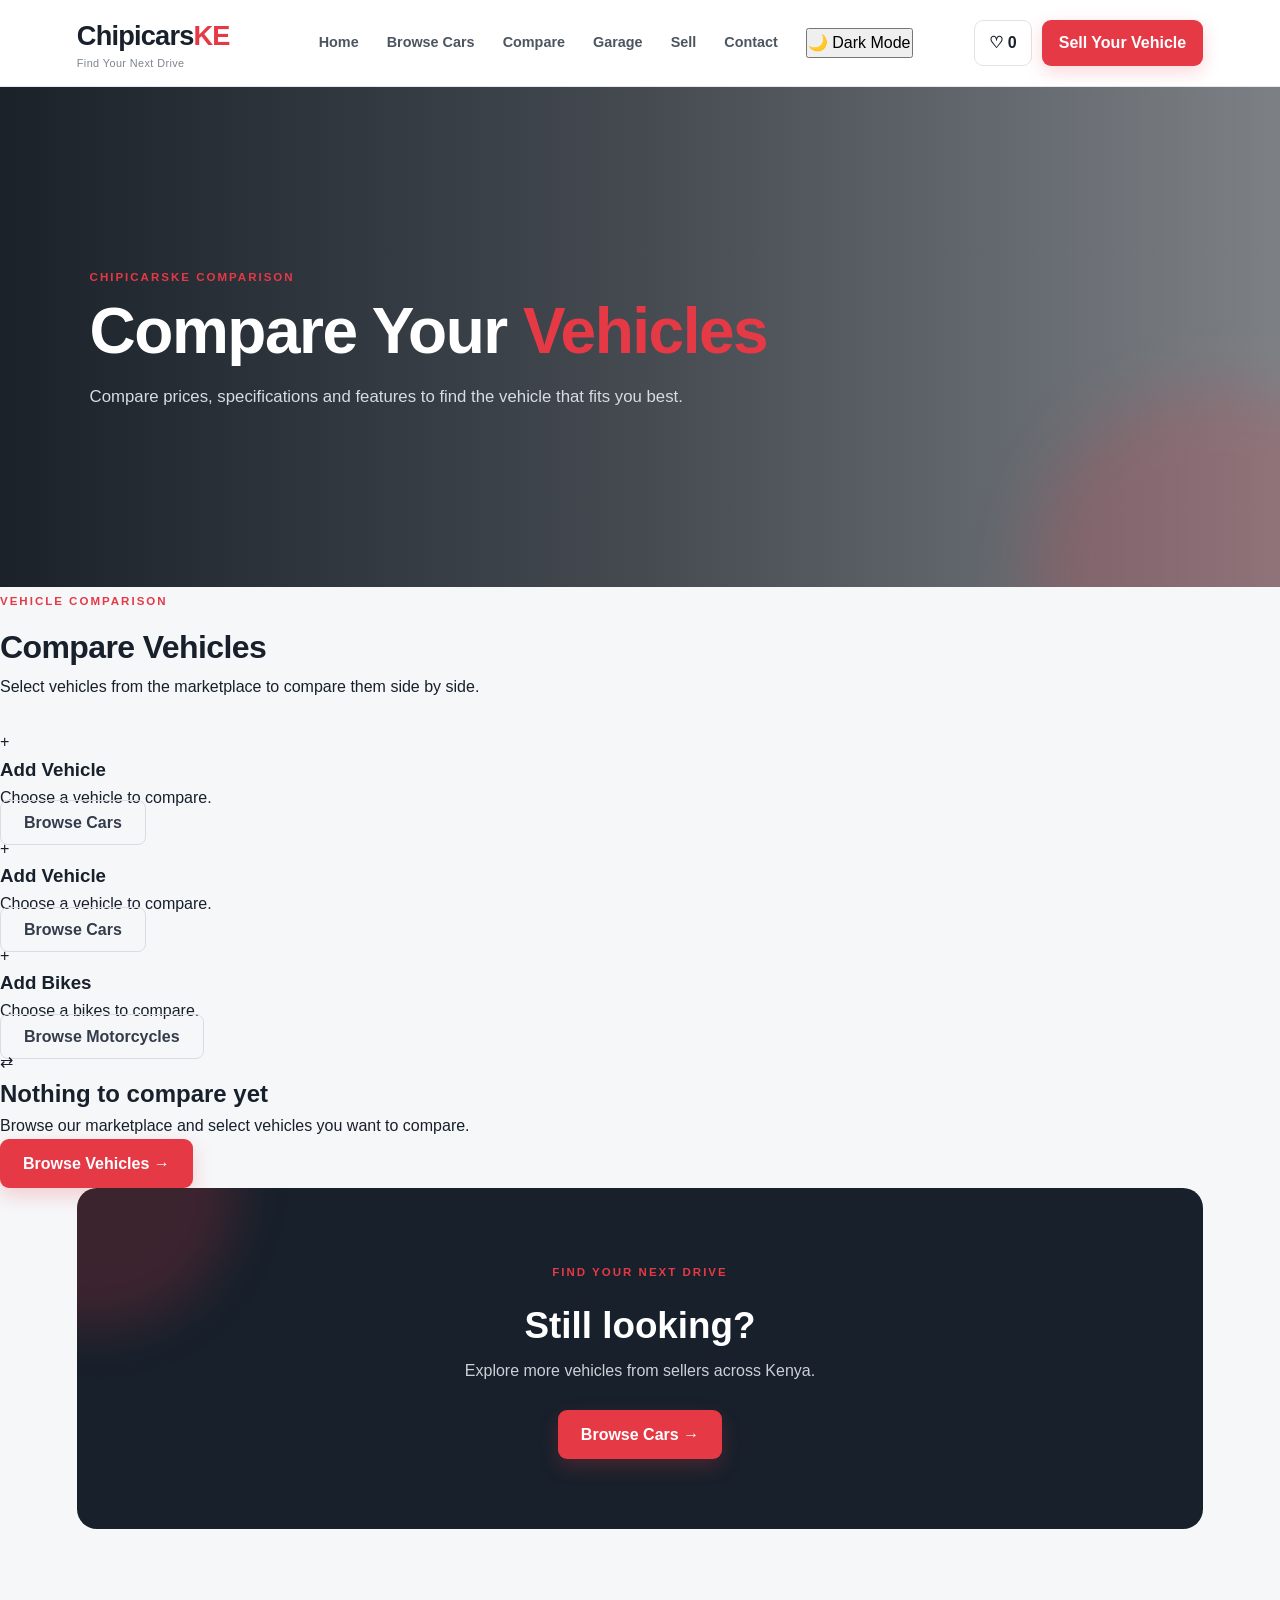
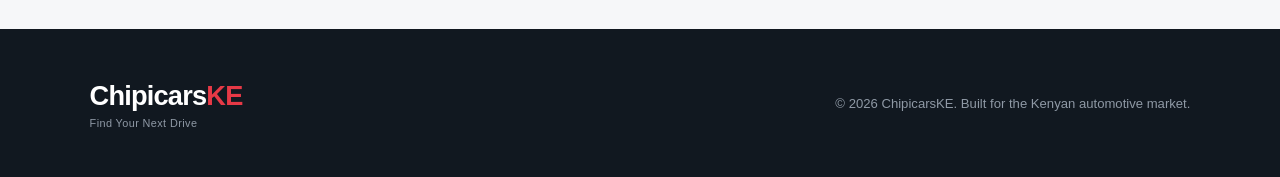
<file: compare.html>
<!DOCTYPE html>

<html lang="en">

<head>

    <meta charset="UTF-8">

    <meta
        name="viewport"
        content="width=device-width, initial-scale=1.0"
    >

    <meta
        name="description"
        content="Compare vehicles side by side on ChipicarsKE."
    >

    <title>
        ChipicarsKE | Compare Vehicles
    </title>

    <link
        rel="stylesheet"
        href="styles.css"
    >

</head>


<body>


<!-- =====================================================
     NAVIGATION
     ===================================================== -->

<header class="navbar">

    <div class="logo">

        <h2>
            Chipicars<span>KE</span>
        </h2>

        <p>
            Find Your Next Drive
        </p>

    </div>


    <nav aria-label="Main navigation">

        <a href="index.html">
            Home
        </a>

        <a href="cars.html">
            Browse Cars
        </a>

        <a href="compare.html">
            Compare
        </a>

        <a href="garage.html">
            Garage
        </a>

        <a href="sell.html">
            Sell
        </a>

        <a href="contact.html">
            Contact
        </a>

    </nav>


    <div class="nav-buttons">

        <button
            class="favourite-button"
            type="button"
            onclick="window.location.href='garage.html'"
            aria-label="View favourite cars"
        >

            ♡

            <span id="favoriteCount">
                0
            </span>

        </button>


        <button
            class="sell-button"
            type="button"
            onclick="window.location.href='sell.html'"
        >
            Sell Your Vehicle
        </button>

    </div>

</header>



<!-- =====================================================
     MAIN
     ===================================================== -->

<main>


    <!-- =================================================
         HERO
         ================================================= -->

    <section class="marketplace-hero">

        <div class="marketplace-hero-content">

            <span class="section-label">
                CHIPICARSKE COMPARISON
            </span>

            <h1>

                Compare Your

                <span>Vehicles</span>

            </h1>

            <p>

                Compare prices, specifications and
                features to find the vehicle that
                fits you best.

            </p>

        </div>

    </section>



    <!-- =================================================
         COMPARISON SECTION
         ================================================= -->

    <section class="comparison-section">

        <div class="results-header">

            <div>

                <span class="section-label">
                    VEHICLE COMPARISON
                </span>

                <h2>
                    Compare Vehicles
                </h2>

                <p>
                    Select vehicles from the marketplace
                    to compare them side by side.
                </p>

            </div>

        </div>



        <!-- =============================================
             VEHICLE SELECTION
             ============================================= -->

        <div
            class="comparison-selectors"
            id="comparisonSelectors"
        >


            <!-- VEHICLE SLOT 1 -->

            <div
                class="comparison-slot"
                data-slot="0"
            >

                <div class="comparison-slot-icon">
                    +
                </div>

                <h3>
                    Add Vehicle
                </h3>

                <p>
                    Choose a vehicle to compare.
                </p>

                <a
                    href="index.html"
                    class="outline-button"
                >
                    Browse Cars
                </a>

            </div>



            <!-- VEHICLE SLOT 2 -->

            <div
                class="comparison-slot"
                data-slot="1"
            >

                <div class="comparison-slot-icon">
                    +
                </div>

                <h3>
                    Add Vehicle
                </h3>

                <p>
                    Choose a vehicle to compare.
                </p>

                <a
                    href="cars.html"
                    class="outline-button"
                >
                    Browse Cars
                </a>

            </div>



            <!-- VEHICLE SLOT 3 -->

            <div
                class="comparison-slot"
                data-slot="2"
            >

                <div class="comparison-slot-icon">
                    +
                </div>

                <h3>
                    Add Bikes
                </h3>

                <p>
                    Choose a bikes to compare.
                </p>

                <a
                    href="cars.html"
                    class="outline-button"
                >
                    Browse Motorcycles
                </a>

            </div>

        </div>



        <!-- =============================================
             COMPARISON TABLE
             ============================================= -->

        <div
    class="comparison-table-wrapper"
    id="comparisonTableWrapper"
>
    <table class="comparison-table">
        <thead>
            <tr>
                <th>Specification</th>
                <th id="compareHeader0">Vehicle 1</th>
                <th id="compareHeader1">Vehicle 2</th>
                <th id="compareHeader2">Vehicle 3</th>
            </tr>
        </thead>

        <tbody>
            <tr>
                <th>Vehicle</th>
                <td data-compare="name" data-slot="0">—</td>
                <td data-compare="name" data-slot="1">—</td>
                <td data-compare="name" data-slot="2">—</td>
            </tr>

            <tr>
                <th>Price</th>
                <td data-compare="price" data-slot="0">—</td>
                <td data-compare="price" data-slot="1">—</td>
                <td data-compare="price" data-slot="2">—</td>
            </tr>

            <tr>
                <th>Year</th>
                <td data-compare="year" data-slot="0">—</td>
                <td data-compare="year" data-slot="1">—</td>
                <td data-compare="year" data-slot="2">—</td>
            </tr>

            <tr>
                <th>Mileage</th>
                <td data-compare="mileage" data-slot="0">—</td>
                <td data-compare="mileage" data-slot="1">—</td>
                <td data-compare="mileage" data-slot="2">—</td>
            </tr>

            <tr>
                <th>Engine</th>
                <td data-compare="engine" data-slot="0">—</td>
                <td data-compare="engine" data-slot="1">—</td>
                <td data-compare="engine" data-slot="2">—</td>
            </tr>

            <tr>
                <th>Fuel</th>
                <td data-compare="fuel" data-slot="0">—</td>
                <td data-compare="fuel" data-slot="1">—</td>
                <td data-compare="fuel" data-slot="2">—</td>
            </tr>

            <tr>
                <th>Transmission</th>
                <td data-compare="transmission" data-slot="0">—</td>
                <td data-compare="transmission" data-slot="1">—</td>
                <td data-compare="transmission" data-slot="2">—</td>
            </tr>

            <tr>
                <th>Location</th>
                <td data-compare="location" data-slot="0">—</td>
                <td data-compare="location" data-slot="1">—</td>
                <td data-compare="location" data-slot="2">—</td>
            </tr>
        </tbody>
    </table>
</div>

        <!-- =====================================================
     MOTORCYCLE COMPARISON TABLE
     ===================================================== -->

<div
    class="comparison-table-wrapper motorcycle-comparison"
    id="motorcycleComparisonTableWrapper"
>
    <table class="comparison-table">
        <thead>
            <tr>
                <th>Specification</th>
                <th id="motorcycleHeader0">Motorcycle 1</th>
                <th id="motorcycleHeader1">Motorcycle 2</th>
                <th id="motorcycleHeader2">Motorcycle 3</th>
            </tr>
        </thead>

        <tbody>

            <!-- Motorcycle -->
            <tr>
                <th>Motorcycle</th>
                <td
                    data-motorcycle-compare="name"
                    data-slot="0"
                >
                    —
                </td>
                <td
                    data-motorcycle-compare="name"
                    data-slot="1"
                >
                    —
                </td>
                <td
                    data-motorcycle-compare="name"
                    data-slot="2"
                >
                    —
                </td>
            </tr>

            <!-- Price -->
            <tr>
                <th>Price</th>
                <td
                    data-motorcycle-compare="price"
                    data-slot="0"
                >
                    —
                </td>
                <td
                    data-motorcycle-compare="price"
                    data-slot="1"
                >
                    —
                </td>
                <td
                    data-motorcycle-compare="price"
                    data-slot="2"
                >
                    —
                </td>
            </tr>

            <!-- Year -->
            <tr>
                <th>Year</th>
                <td
                    data-motorcycle-compare="year"
                    data-slot="0"
                >
                    —
                </td>
                <td
                    data-motorcycle-compare="year"
                    data-slot="1"
                >
                    —
                </td>
                <td
                    data-motorcycle-compare="year"
                    data-slot="2"
                >
                    —
                </td>
            </tr>

            <!-- Mileage -->
            <tr>
                <th>Mileage</th>
                <td
                    data-motorcycle-compare="mileage"
                    data-slot="0"
                >
                    —
                </td>
                <td
                    data-motorcycle-compare="mileage"
                    data-slot="1"
                >
                    —
                </td>
                <td
                    data-motorcycle-compare="mileage"
                    data-slot="2"
                >
                    —
                </td>
            </tr>

            <!-- Engine -->
            <tr>
                <th>Engine</th>
                <td
                    data-motorcycle-compare="engine"
                    data-slot="0"
                >
                    —
                </td>
                <td
                    data-motorcycle-compare="engine"
                    data-slot="1"
                >
                    —
                </td>
                <td
                    data-motorcycle-compare="engine"
                    data-slot="2"
                >
                    —
                </td>
            </tr>

            <!-- Fuel -->
            <tr>
                <th>Fuel</th>
                <td
                    data-motorcycle-compare="fuel"
                    data-slot="0"
                >
                    —
                </td>
                <td
                    data-motorcycle-compare="fuel"
                    data-slot="1"
                >
                    —
                </td>
                <td
                    data-motorcycle-compare="fuel"
                    data-slot="2"
                >
                    —
                </td>
            </tr>

            <!-- Transmission -->
            <tr>
                <th>Transmission</th>
                <td
                    data-motorcycle-compare="transmission"
                    data-slot="0"
                >
                    —
                </td>
                <td
                    data-motorcycle-compare="transmission"
                    data-slot="1"
                >
                    —
                </td>
                <td
                    data-motorcycle-compare="transmission"
                    data-slot="2"
                >
                    —
                </td>
            </tr>

            <!-- Location -->
            <tr>
                <th>Location</th>
                <td
                    data-motorcycle-compare="location"
                    data-slot="0"
                >
                    —
                </td>
                <td
                    data-motorcycle-compare="location"
                    data-slot="1"
                >
                    —
                </td>
                <td
                    data-motorcycle-compare="location"
                    data-slot="2"
                >
                    —
                </td>
            </tr>

        </tbody>
    </table>
</div>

        <!-- =============================================
             EMPTY STATE
             ============================================= -->

        <div
            class="comparison-empty"
            id="comparisonEmpty"
        >

            <div class="comparison-empty-icon">
                ⇄
            </div>

            <h2>
                Nothing to compare yet
            </h2>

            <p>
                Browse our marketplace and select
                vehicles you want to compare.
            </p>

            <a
                href="cars.html"
                class="primary-button"
            >
                Browse Vehicles →
            </a>

        </div>

    </section>



    <!-- =================================================
         CALL TO ACTION
         ================================================= -->

    <section class="marketplace-cta">

        <div>

            <span class="section-label">
                FIND YOUR NEXT DRIVE
            </span>

            <h2>
                Still looking?
            </h2>

            <p>
                Explore more vehicles from sellers
                across Kenya.
            </p>

            <a
                href="cars.html"
                class="primary-button"
            >
                Browse Cars →
            </a>

        </div>

    </section>


</main>



<!-- =====================================================
     FOOTER
     ===================================================== -->

<footer>

    <div class="logo">

        <h2>
            Chipicars<span>KE</span>
        </h2>

        <p>
            Find Your Next Drive
        </p>

    </div>


    <p>

        © 2026 ChipicarsKE.

        Built for the Kenyan automotive market.

    </p>

</footer>



<script src="script.js"></script>

</body>

</html>
</file>
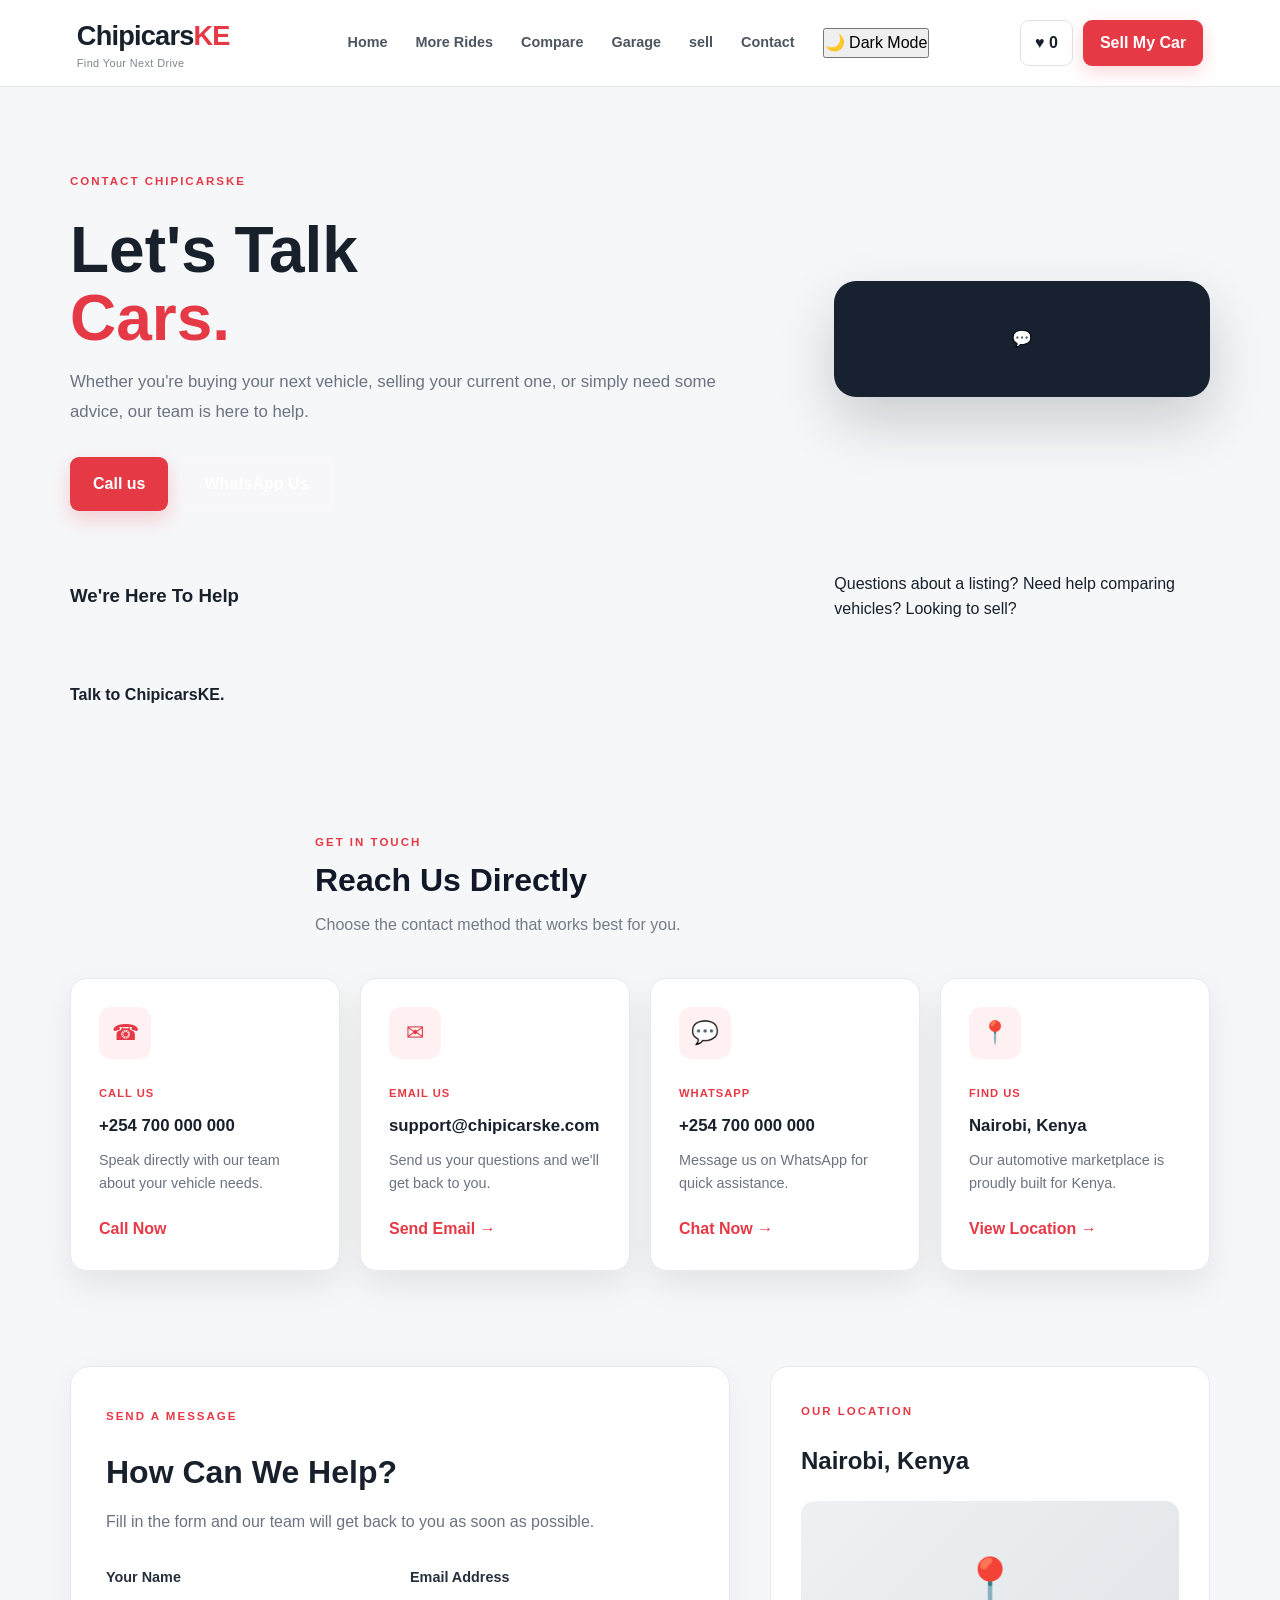
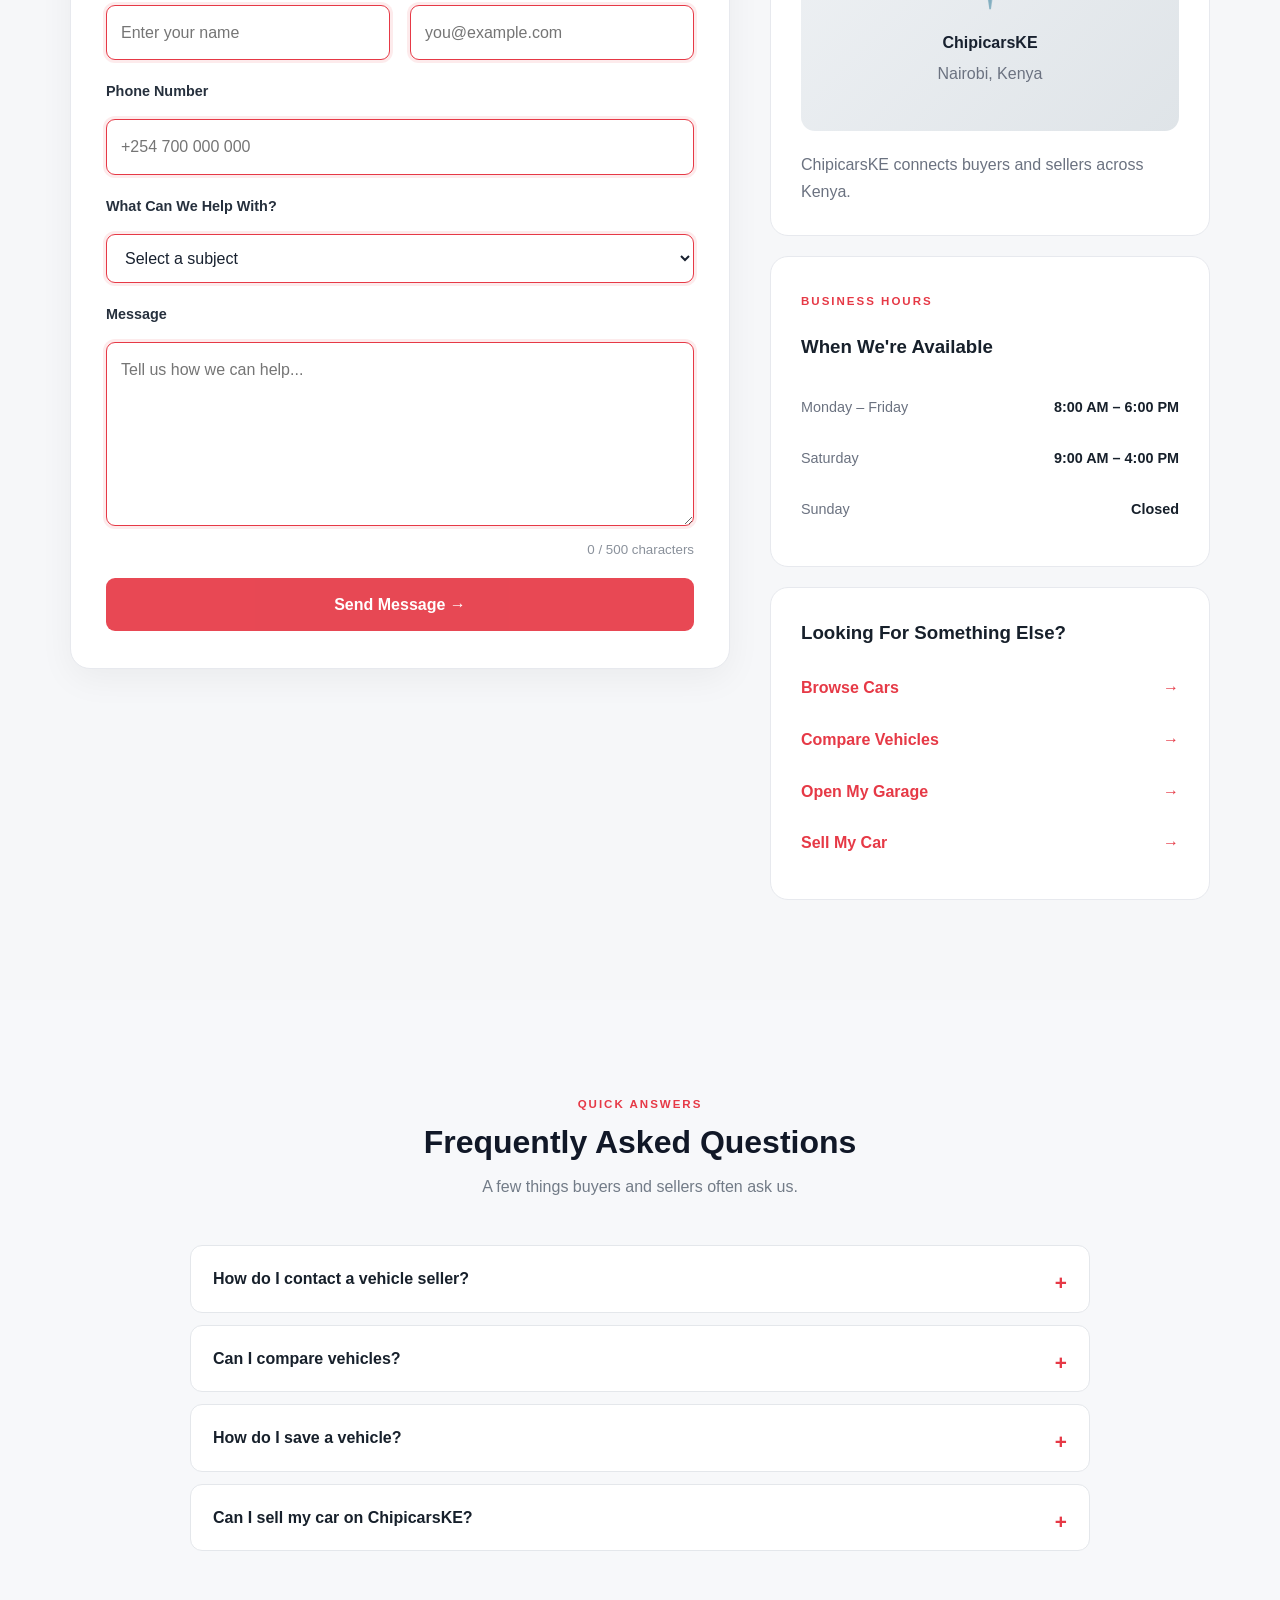
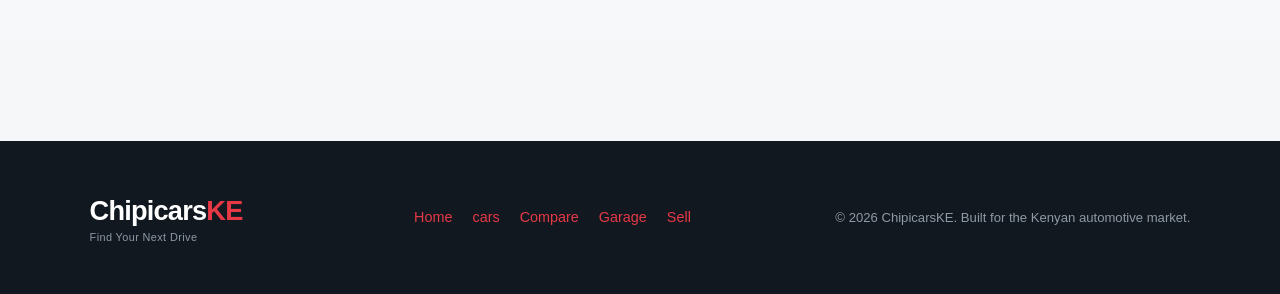
<file: contact.html>
<!DOCTYPE html>
<html lang="en">
<head>
    <meta charset="UTF-8">
    <meta name="viewport" content="width=device-width, initial-scale=1.0">
    <title>Contact Us | ChipicarsKE</title>

    <link rel="stylesheet" href="styles.css">
</head>
<body>
    <!-- ===================================================== NAVIGATION ===================================================== -->
     <header class="navbar">

<div class="logo">

    <h2>
        Chipicars<span>KE</span>
    </h2>

    <p>
        Find Your Next Drive
    </p>

</div>
<nav aria-label="Main navigation">

    <a href="index.html"> 
       Home
    </a>

    <a href="cars.html">
         More Rides 
    </a>

    <a href="compare.html"> 
         Compare 
    </a>

    <a href="garage.html"> 
         Garage 
    </a>


     <a href="sell.html"> 
         sell
    </a>

     <a href="contact.html"> 
         Contact
    </a>
</nav>

     <div class="nav-buttons">
    
    <button
        class="favourite-button"
        type="button"
        onclick="window.location.href='garage.html'"
        aria-label="Open garage"
    >
        ♥
        <span id="favoriteCount">0</span> 
    </button>


    <button
         class="sell-button"
         type="button"
         onclick="window.location.href='sell.html'"
    >
         Sell My Car
    </button>

  </div>

     </header>


    <!-- ===================================================== MAIN ===================================================== -->

    <main>
    
    <!-- ===================================================== CONTACT HERO ===================================================== -->

    <section class="contact-hero">
    
    <div class="contact-hero-content">
    
         <span class="section-label">
             CONTACT CHIPICARSKE
         </span>
    
        <h1>
            Let's Talk 
            <span>Cars.</span>
        </h1>

        <p>
           Whether you're buying your next vehicle,
           selling your current one, or simply need
           some advice, our team is here to help.

        </p>



        <div class="contact-hero-actions">
             
            <a
              href="tel:+254700000000"
              class="primary-button"
            >

               Call us
            </a>

            <a

              href="https://wa.me/254700000000"
              target="_blank"
              rel="noopener"
              class="secondary-button"
            >
              WhatsApp Us
            </a>

        </div>

    </div>


    <div class="contact-hero-card">
        💬
    </div>

    <h3>
        We're Here To Help
    </h3>

    <p>
       Questions about a listing?
       Need help comparing vehicles?
       Looking to sell?

    </p>

    <strong>
        Talk to ChipicarsKE.
    </strong>

  </div>

  </section>

  <!-- ===================================================== CONTACT DETAILS ===================================================== -->
    
    <section class="contact-details-section">
    
    <div class="section-title">

         <span class="section-label">
         GET IN TOUCH
         </span>
        
        <h2>
            Reach Us Directly
        </h2>

        <p>
           Choose the contact method that works
           best for you.
        </p>
    </div>


    <div class="contact-info-grid">


    <!-- PHONE -->

    <article class="contact-info-card">
    <div class="contact-card-icon">
         ☎  
    </div> 

    <span>
        CALL US
    </span>

    <h3>
        +254 700 000 000
    </h3>

    <p>
        Speak directly with our team
        about your vehicle needs.
    </p>

    <a href="tel:+254700000000">
       Call Now
    </a>
    </article>

   <!-- EMAIL -->
     
     <article class="contact-info-card">

        <div class="contact-card-icon">
             ✉
        </div>

        <span>
            EMAIL US
        </span>

        <h3>
            support@chipicarske.com
        </h3>

        <p>
           Send us your questions and
           we'll get back to you.
        </p>

        <a href="mailto:support@chipicarske.com">
             Send Email →
        </a>

     </article>

   <!-- WHATSAPP -->

      <article class="contact-info-card">

        <div class="contact-card-icon"> 
             💬
        </div>

        <span>
            WHATSAPP
        </span>

        <h3>
            +254 700 000 000
        </h3>

        <p>
           Message us on WhatsApp for
           quick assistance.
        </p>

        <a
          href="https://wa.me/254700000000"
          target="_blank"
          rel="noopener"
        >
          Chat Now →
        </a>
    </article>

     <!-- LOCATION -->
     
     <article class="contact-info-card">

       <div class="contact-card-icon"> 
           📍   
       </div>

       <span>
           FIND US
       </span>

       <h3>
           Nairobi, Kenya
       </h3>

       <p>
           Our automotive marketplace is 
           proudly built for Kenya.
       </p>

       <a href="#location">
          View Location →
       </a>
     </article>

     </div>
     </section>

     <!-- ===================================================== CONTACT FORM + LOCATION ===================================================== -->

     <section class="contact-main-section" id="location" >
     
     <!-- ================================================= FORM ================================================= -->

     <div class="contact-form-wrapper">

        <span class="section-label">
            SEND A MESSAGE
        </span>

        <h2>
            How Can We Help?
        </h2>

        <p class="contact-form-intro">
            Fill in the form and our team will
            get back to you as soon as possible.
        </p>

        <form id="contactForm">

            <div class="contact-form-row">


                <div class="form-group">

                   <label for="contactName">
                         Your Name
                    </label>
                    
                    <input
                        type="text"
                        id="contactName"
                        name="name"
                        placeholder="Enter your name"
                        autocomplete="name"
                        required
                    >
            </div>

            <div class="form-group">

                 <label for="contactEmail">
                     Email Address
                 </label>
                 
                 <input
                    type="email"
                    id="contactEmail"
                    name="email"
                    placeholder="you@example.com"
                    autocomplete="email"
                    required
                 > 

            </div>

           </div>

           <div class="form-group">

            <label for="contactPhone"> 
                Phone Number 
            </label>

            <input
               type="tel"
               id="contactPhone"
               name="phone"
               placeholder="+254 700 000 000"
               autocomplete="tel"
            >

            </div>



            <div class="form-group">

                <label for="contactSubject">
                   What Can We Help With? 
                </label>

                <select
                      id="contactSubject"
                      name="subject"
                      required
                >

                <option value="">
                    Select a subject
                </option>

                <option value="buying">
                    I'm looking to buy a car
                </option>

                <option value="selling">
                    I want to sell my car
                </option>

                <option value="listing">
                    Question about a listing
                </option>

                <option value="comparison">
                    Help comparing vehicles
                </option>

                <option value="garage">
                    Help with my garage
                </option>

                <option value="general">
                    General enquiry
                </option>

            </select>

           </div>



           <div class="form-group">

              <label for="contactMessage">
                Message
              </label>
            
            <textarea
                 id="contactMessage"
                 name="message"
                 rows="6"
                 placeholder="Tell us how we can help..."
                 required
            ></textarea>

            <small id="messageCounter">
                0 / 500 characters
            </small>
        </div>
    
    <button
        type="submit"
        class="contact-submit"
    >
      Send Message →
    </button>


    <div
        id="contactFormMessage"
        class="contact-form-message"
        role="status"
        aria-live="polite"
    ></div>
  
  </form>
</div>

    <!-- ================================================= LOCATION / HOURS ================================================= -->

    <aside class="contact-location-wrapper">

    <div class="location-card">

    <span class="section-label">
            OUR LOCATION
    </span>

    <h2>
        Nairobi, Kenya
    </h2>

    <div class="map-placeholder">

       <div class="map-pin">
        📍
       </div>

       <strong>
           ChipicarsKE
       </strong>

       <span> 
             Nairobi, Kenya 
       </span>

       </div>

       <p>
          ChipicarsKE connects buyers and
          sellers across Kenya.
       </p>

       </div>

       <!-- HOURS -->

       <div class="hours-card">

        <span class="section-label">
              BUSINESS HOURS
        </span>

        <h3>
            When We're Available
        </h3>

        <div class="hours-row">

            <span> 
                Monday – Friday 
            </span>

            <strong>
                 8:00 AM – 6:00 PM 
            </strong>

        </div>

        <div class="hours-row">

            <span>
                 Saturday 
            </span>

            <strong>
                 9:00 AM – 4:00 PM 
            </strong>

        </div>

        <div class="hours-row">

            <span>
                 Sunday 
            </span>

            <strong> 
                Closed 
            </strong>

        </div>
      </div>

    <!-- QUICK LINKS -->

    <div class="contact-quick-links">

       <h3>
          Looking For Something Else?
       </h3>
    
    <a href="cars.html">
       Browse Cars
       <span>→</span>
    </a>

    <a href="compare.html">
       Compare Vehicles
       <span>→</span>
    </a>

    <a href="garage.html">
       Open My Garage
       <span>→</span>
    </a>

    <a href="sell.html">
       Sell My Car
       <span>→</span>
    </a>

  </div>

</aside>

</section>

<!-- =====================================================
FAQ
===================================================== -->

<section class="contact-faq">

<div class="section-title">

     <span class="section-label">
        QUICK ANSWERS
     </span>

     <h2>
        Frequently Asked Questions
     </h2>

     <p> 
        A few things buyers and sellers often ask us. 
     </p>

</div>


<div class="faq-grid">


    <details>

        <summary>
            How do I contact a vehicle seller?
        </summary>

        <p>
            Open the vehicle listing and use 
            the contact details provided by the 
            seller.
        </p>

    </details>

    <details>

        <summary>
            Can I compare vehicles?
        </summary>

        <p>
           Yes. Add vehicles to your comparison
           list and use the Compare page to
           evaluate their specifications and prices.
        </p>
    
    </details>

    <details>

        <summary>
            How do I save a vehicle?
        </summary>

        <p>
           Click the heart icon on a vehicle
           to add it to your Garage.
        </p>
    
    </details>

    <details>

        <summary>
            Can I sell my car on ChipicarsKE?
        </summary>

        <p>
           Yes. Visit the Sell page and create
           your vehicle listing with the required
           information.
        </p>
    
    </details>
  

  </div>

  </section>

  </main>

<!-- =====================================================
FOOTER
===================================================== -->

<footer>

<div class="logo">

    <h2>
        Chipicars<span>KE</span>
    </h2>

    <p>
        Find Your Next Drive
    </p>

</div>

<div class="footer-links">

    <a href="index.html">
        Home
    </a>


    <a href="cars.html">
        cars
    </a>


    <a href="compare.html">
        Compare
    </a>


    <a href="garage.html">
        Garage
    </a>


    <a href="sell.html">
        Sell
    </a>

</div>

<p>
   © 2026 ChipicarsKE.
   Built for the Kenyan automotive market.
</p>

</footer>

<script src="script.js"></script>



           

</body>
</html>
</file>
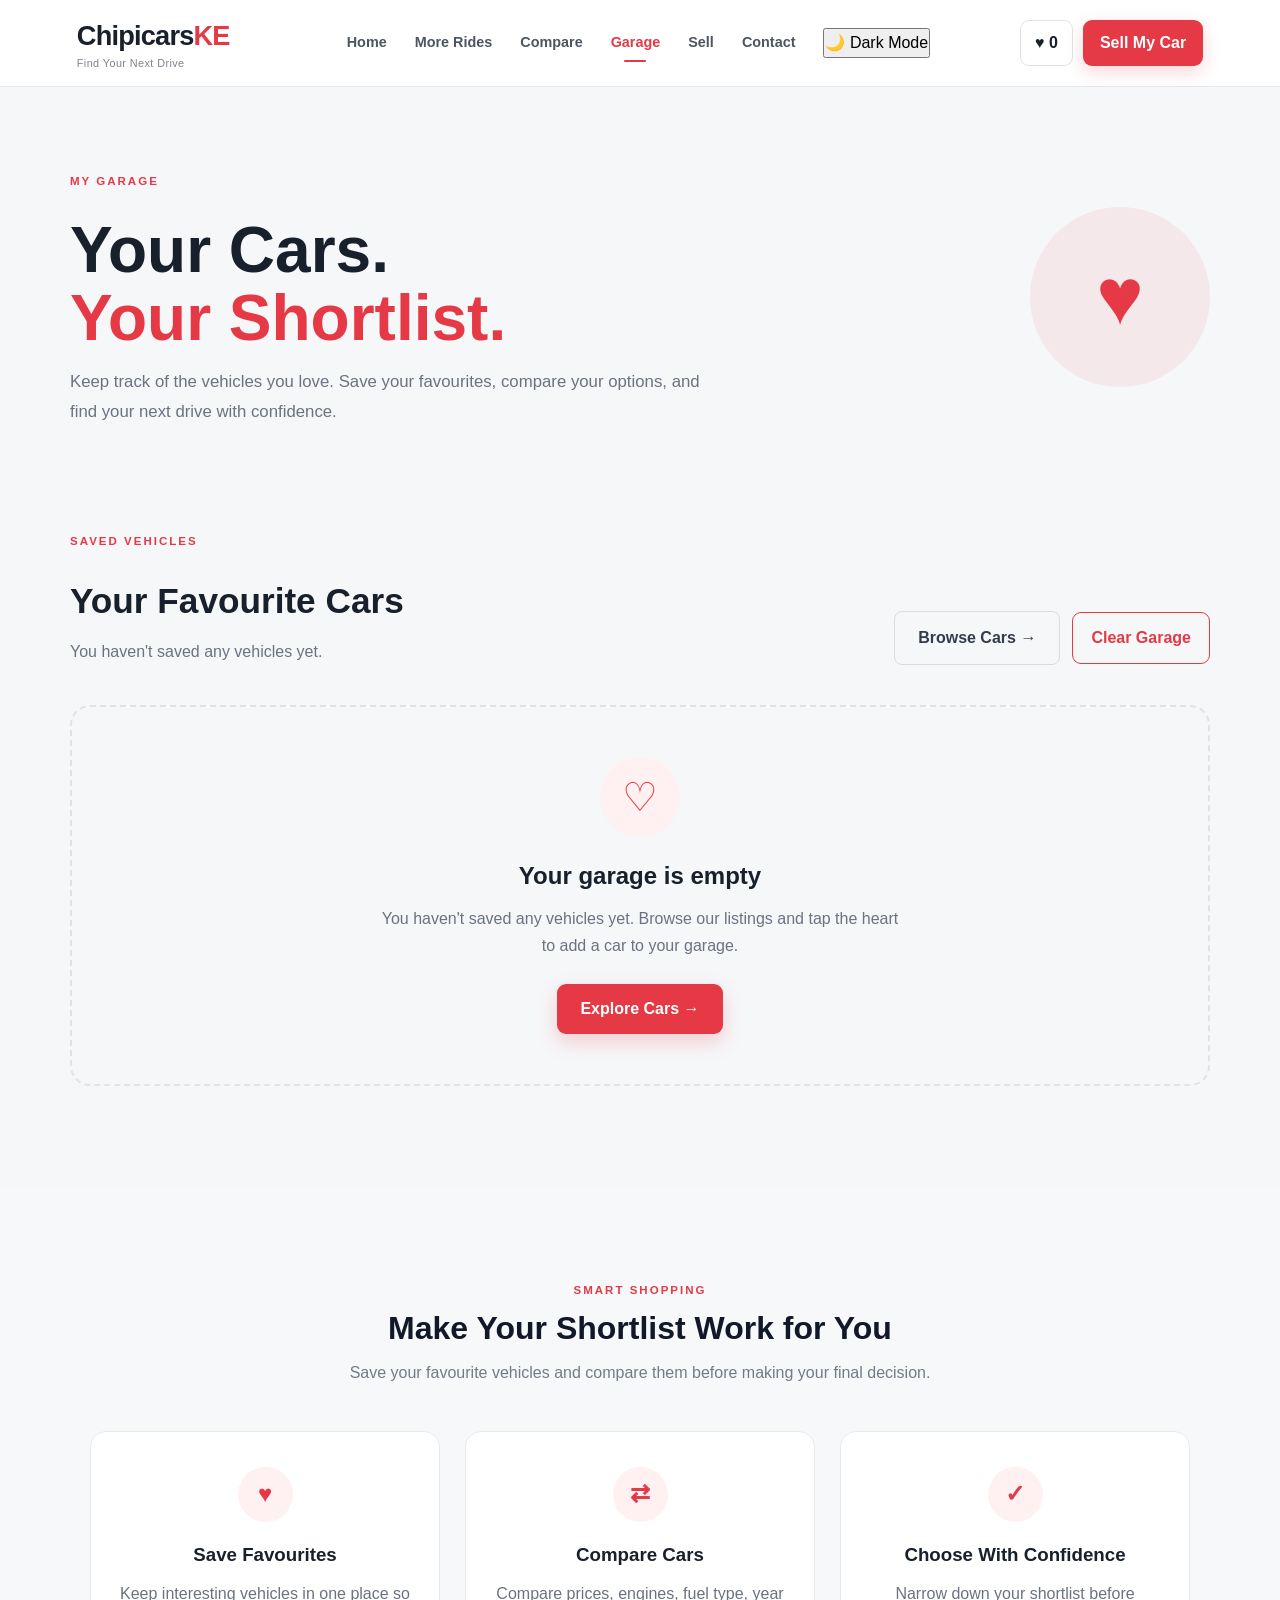
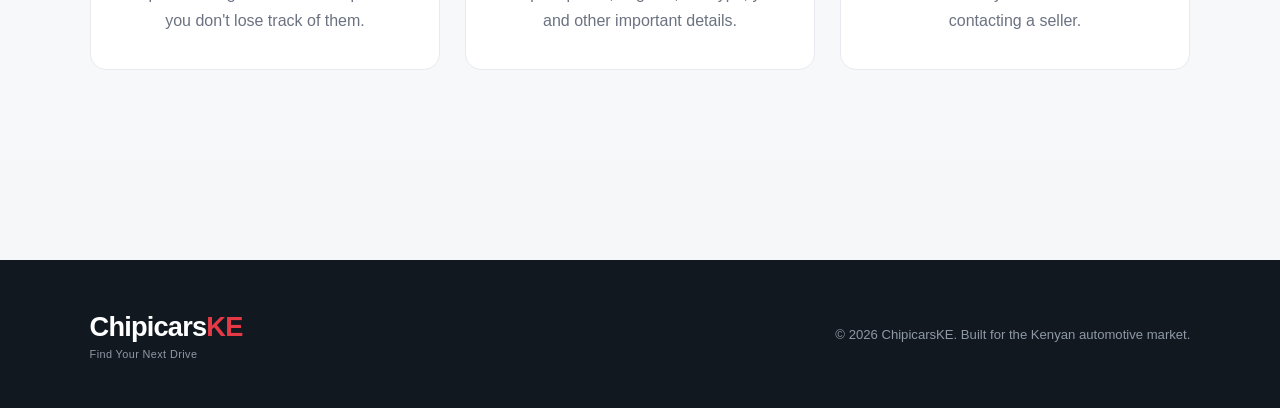
<file: garage.html>
<!DOCTYPE html>
<html lang="en">

<head>

    <meta charset="UTF-8">

    <meta
        name="viewport"
        content="width=device-width, initial-scale=1.0"
    >

    <meta
        name="description"
        content="ChipicarsKE Garage - View and manage your saved vehicles."
    >

    <title>My Garage | ChipicarsKE</title>

    <link rel="stylesheet" href="styles.css">

</head>


<body>

<!-- =====================================================
     NAVIGATION
     ===================================================== -->

<header class="navbar">

    <div class="logo">

        <h2>
            Chipicars<span>KE</span>
        </h2>

        <p>
            Find Your Next Drive
        </p>

    </div>


    <nav aria-label="Main navigation">

        <a href="index.html">
            Home
        </a>

        <a href="cars.html">
            More Rides
        </a>

        <a href="compare.html">
            Compare
        </a>

        <a href="garage.html" class="active">
            Garage
        </a>

        <a href="index.html#sell">
            Sell
        </a>

        <a href="index.html#contact">
            Contact
        </a>

    </nav>


    <div class="nav-buttons">

        <button
            class="favourite-button"
            type="button"
            aria-label="View favourite cars"
        >

            ♥
            <span id="favoriteCount">0</span>

        </button>


        <button
            class="sell-button"
            type="button"
            onclick="window.location.href='index.html#sell'"
        >
            Sell My Car
        </button>

    </div>

</header>



<!-- =====================================================
     GARAGE HERO
     ===================================================== -->

<main>

<section class="garage-hero">

    <div class="garage-hero-content">

        <span class="section-label">
            MY GARAGE
        </span>

        <h1>
            Your Cars.
            <span>Your Shortlist.</span>
        </h1>

        <p>
            Keep track of the vehicles you love.
            Save your favourites, compare your options,
            and find your next drive with confidence.
        </p>

    </div>


    <div class="garage-hero-icon">

        <span>
            ♥
        </span>

    </div>

</section>



<!-- =====================================================
     GARAGE CONTENT
     ===================================================== -->

<section class="garage-main">

    <div class="garage-heading">

        <div>

            <span class="section-label">
                SAVED VEHICLES
            </span>

            <h2>
                Your Favourite Cars
            </h2>

            <p id="garageSubtitle">
                Your saved vehicles will appear here.
            </p>

        </div>


        <div class="garage-actions">

            <a
                href="cars.html"
                class="outline-button"
            >
                Browse Cars →
            </a>

            <button
                type="button"
                class="clear-garage-button"
                id="clearGarageButton"
            >
                Clear Garage
            </button>

        </div>

    </div>



    <!-- =================================================
         SAVED VEHICLES
         ================================================= -->

    <div
        class="garage-grid"
        id="garageGrid"
    >

        <!-- JavaScript inserts saved vehicles here -->

    </div>



    <!-- =================================================
         EMPTY GARAGE
         ================================================= -->

    <div
        class="garage-empty"
        id="garageEmpty"
    >

        <div class="empty-garage-icon">
            ♡
        </div>

        <h2>
            Your garage is empty
        </h2>

        <p>
            You haven't saved any vehicles yet.
            Browse our listings and tap the heart
            to add a car to your garage.
        </p>

        <a
            href="cars.html"
            class="primary-button"
        >
            Explore Cars →
        </a>

    </div>

</section>



<!-- =====================================================
     GARAGE TIPS
     ===================================================== -->

<section class="garage-tips">

    <div class="section-title">

        <span class="section-label">
            SMART SHOPPING
        </span>

        <h2>
            Make Your Shortlist Work for You
        </h2>

        <p>
            Save your favourite vehicles and compare
            them before making your final decision.
        </p>

    </div>


    <div class="garage-tip-grid">


        <article class="garage-tip">

            <div class="garage-tip-icon">
                ♥
            </div>

            <h3>
                Save Favourites
            </h3>

            <p>
                Keep interesting vehicles in one place
                so you don't lose track of them.
            </p>

        </article>



        <article class="garage-tip">

            <div class="garage-tip-icon">
                ⇄
            </div>

            <h3>
                Compare Cars
            </h3>

            <p>
                Compare prices, engines, fuel type,
                year and other important details.
            </p>

        </article>



        <article class="garage-tip">

            <div class="garage-tip-icon">
                ✓
            </div>

            <h3>
                Choose With Confidence
            </h3>

            <p>
                Narrow down your shortlist before
                contacting a seller.
            </p>

        </article>

    </div>

</section>

</main>



<!-- =====================================================
     FOOTER
     ===================================================== -->

<footer>

    <div class="logo">

        <h2>
            Chipicars<span>KE</span>
        </h2>

        <p>
            Find Your Next Drive
        </p>

    </div>


    <p>
        © 2026 ChipicarsKE.
        Built for the Kenyan automotive market.
    </p>

</footer>



<script src="script.js"></script>
</file>
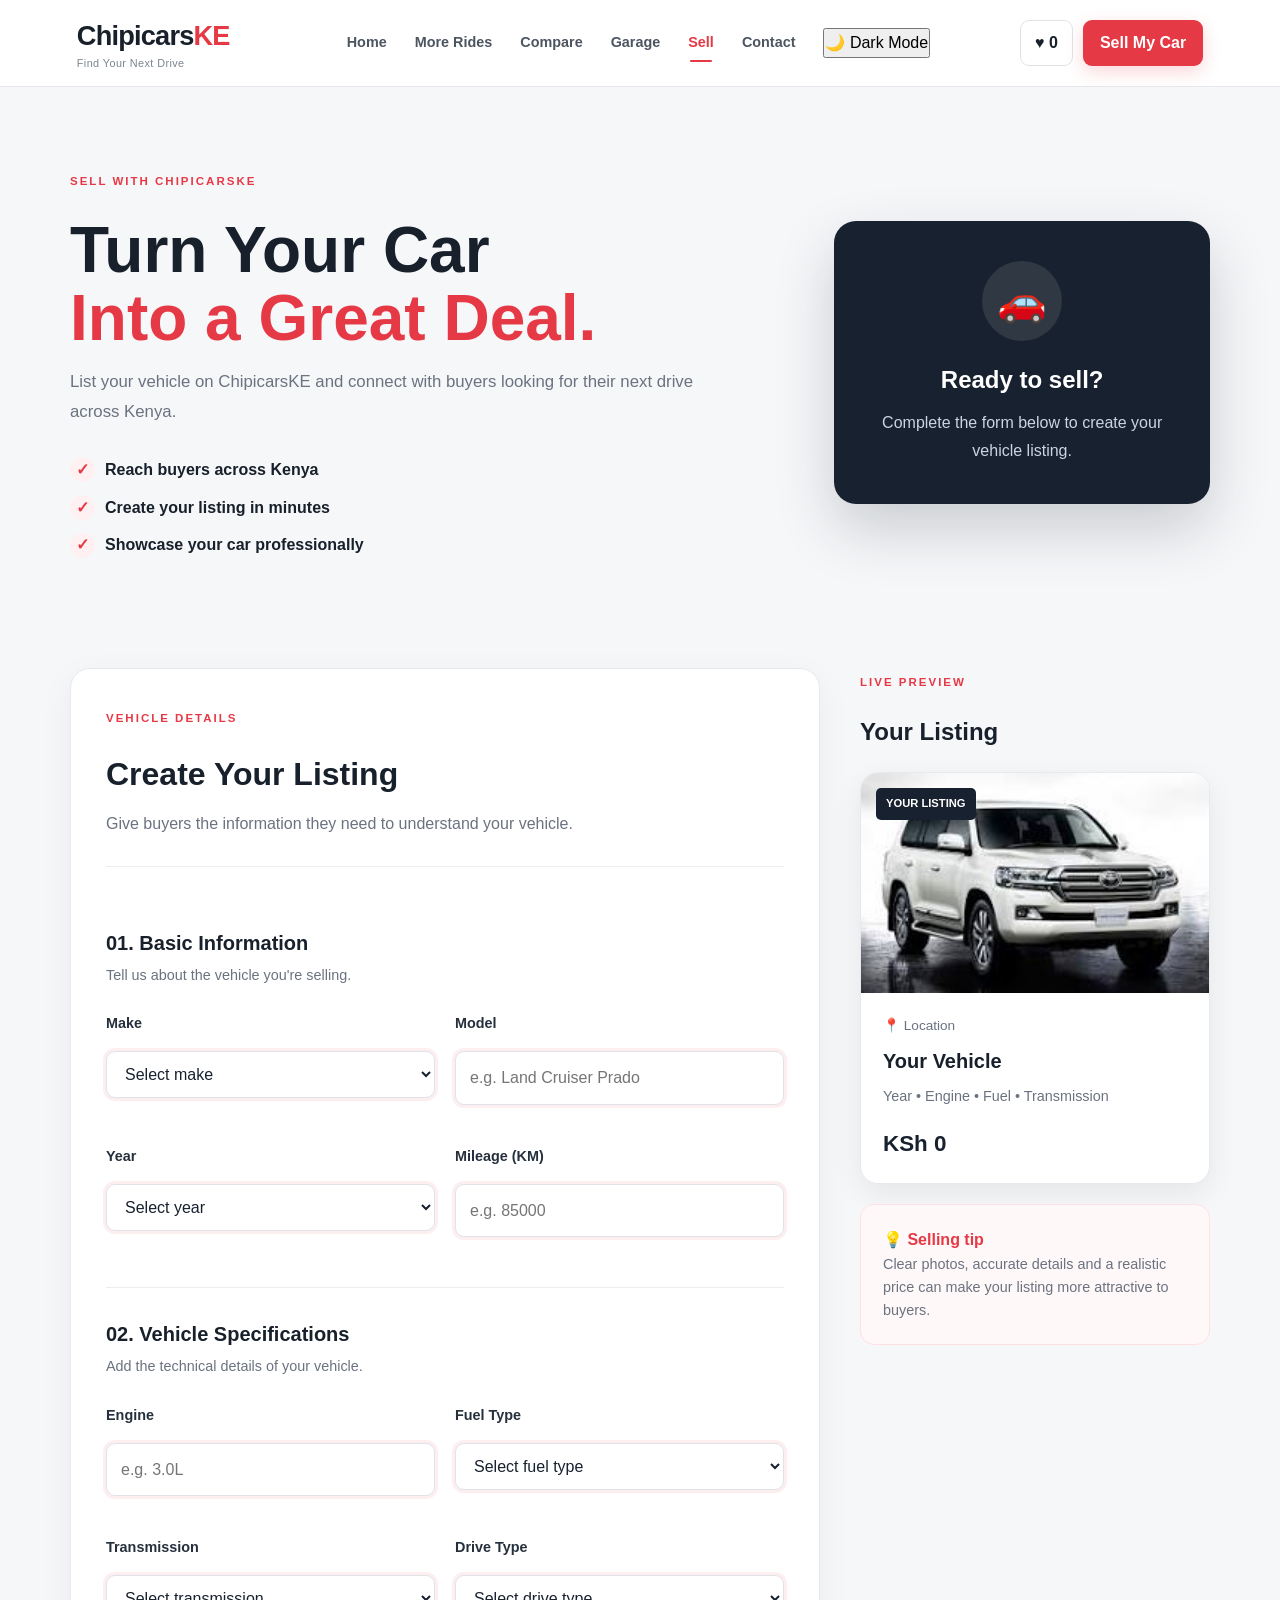
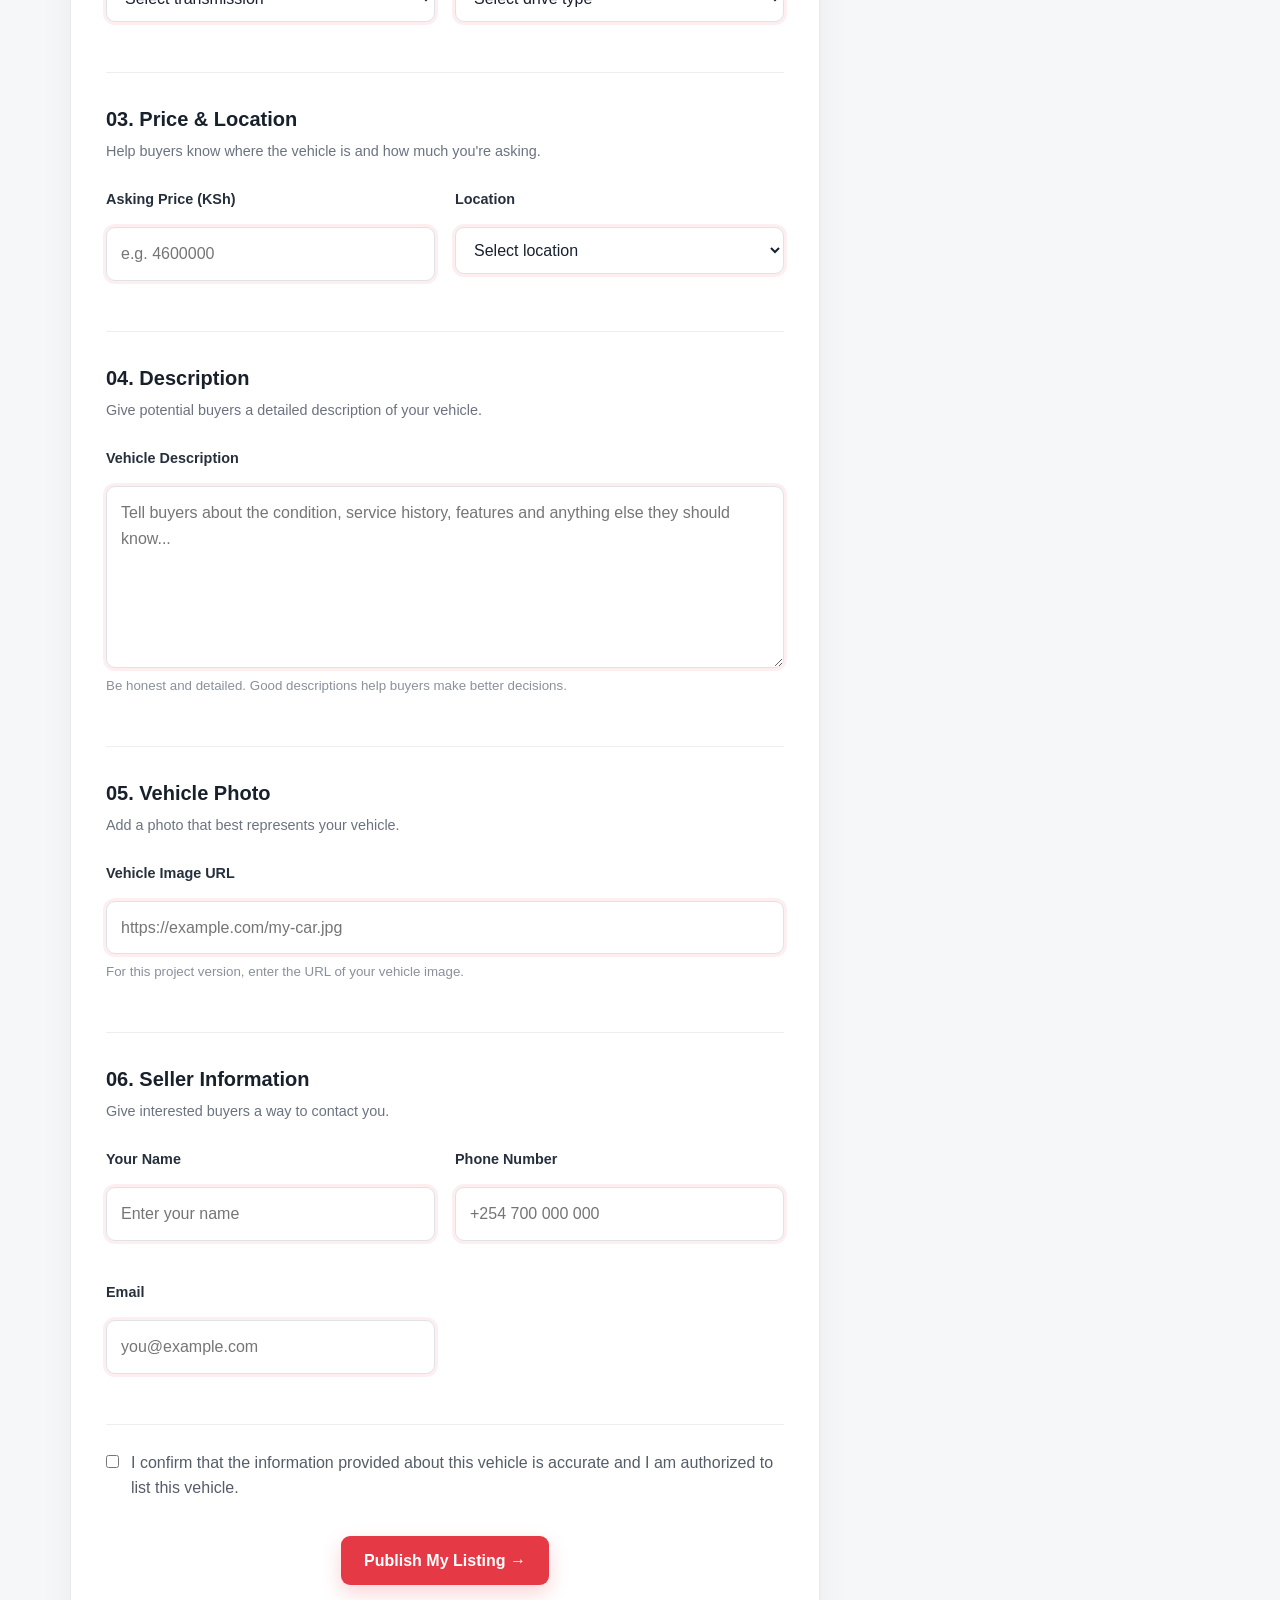
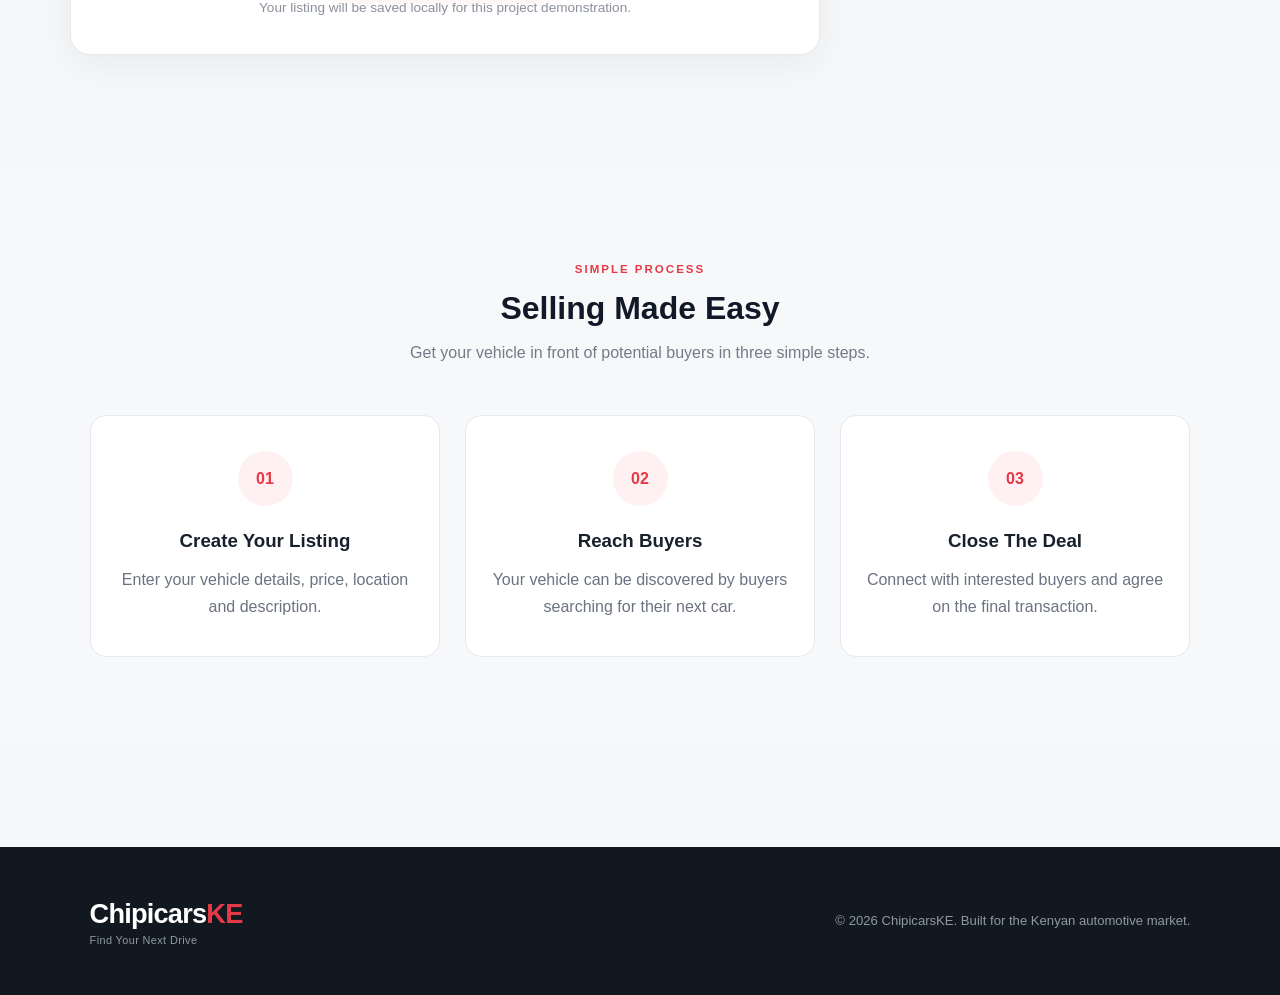
<file: sell.html>
<!DOCTYPE html>
<html lang="en">

<head>

    <meta charset="UTF-8">

    <meta
        name="viewport"
        content="width=device-width, initial-scale=1.0"
    >

    <meta
        name="description"
        content="Sell your car on ChipicarsKE and reach buyers across Kenya."
    >

    <title>Sell Your Car | ChipicarsKE</title>

    <link rel="stylesheet" href="styles.css">

</head>


<body>


<!-- =====================================================
     NAVIGATION
     ===================================================== -->

<header class="navbar">

    <div class="logo">

        <h2>
            Chipicars<span>KE</span>
        </h2>

        <p>
            Find Your Next Drive
        </p>

    </div>


    <nav aria-label="Main navigation">

        <a href="index.html">
            Home
        </a>

        <a href="cars.html">
            More Rides
        </a>

        <a href="compare.html">
            Compare
        </a>

        <a href="garage.html">
            Garage
        </a>

        <a
            href="sell.html"
            class="active"
        >
            Sell
        </a>

        <a href="index.html#contact">
            Contact
        </a>

    </nav>


    <div class="nav-buttons">

        <button
            class="favourite-button"
            type="button"
            onclick="window.location.href='garage.html'"
        >
            ♥
            <span id="favoriteCount">0</span>
        </button>


        <button
            class="sell-button"
            type="button"
            onclick="window.location.href='sell.html'"
        >
            Sell My Car
        </button>

    </div>

</header>



<!-- =====================================================
     SELL HERO
     ===================================================== -->

<main>

<section class="sell-hero">

    <div class="sell-hero-content">

        <span class="section-label">
            SELL WITH CHIPICARSKE
        </span>

        <h1>
            Turn Your Car
            <span>Into a Great Deal.</span>
        </h1>

        <p>
            List your vehicle on ChipicarsKE and
            connect with buyers looking for their
            next drive across Kenya.
        </p>


        <div class="sell-hero-points">

            <div>
                <span>✓</span>
                Reach buyers across Kenya
            </div>

            <div>
                <span>✓</span>
                Create your listing in minutes
            </div>

            <div>
                <span>✓</span>
                Showcase your car professionally
            </div>

        </div>

    </div>


    <div class="sell-hero-card">

        <div class="sell-hero-card-icon">
            🚗
        </div>

        <h3>
            Ready to sell?
        </h3>

        <p>
            Complete the form below to create
            your vehicle listing.
        </p>

    </div>

</section>



<!-- =====================================================
     SELL FORM
     ===================================================== -->

<section class="sell-page">

    <div class="sell-form-wrapper">


        <!-- =============================================
             FORM HEADER
             ============================================= -->

        <div class="sell-form-header">

            <span class="section-label">
                VEHICLE DETAILS
            </span>

            <h2>
                Create Your Listing
            </h2>

            <p>
                Give buyers the information they need
                to understand your vehicle.
            </p>

        </div>



        <form id="sellCarForm">


            <!-- =========================================
                 BASIC INFORMATION
                 ========================================= -->

            <div class="sell-form-section">

                <h3>
                    01. Basic Information
                </h3>

                <p class="form-section-description">
                    Tell us about the vehicle you're selling.
                </p>


                <div class="sell-form-grid">


                    <div class="form-group">

                        <label for="sellMake">
                            Make
                        </label>

                        <select
                            id="sellMake"
                            required
                        >

                            <option value="">
                                Select make
                            </option>

                            <option value="Toyota">
                                Toyota
                            </option>

                            <option value="Mazda">
                                Mazda
                            </option>

                            <option value="Subaru">
                                Subaru
                            </option>

                            <option value="Nissan">
                                Nissan
                            </option>

                            <option value="Honda">
                                Honda
                            </option>

                            <option value="BMW">
                                BMW
                            </option>

                            <option value="Mercedes-Benz">
                                Mercedes-Benz
                            </option>

                            <option value="Land Rover">
                                Land Rover
                            </option>

                            <option value="Mitsubishi">
                                Mitsubishi
                            </option>

                            <option value="Other">
                                Other
                            </option>

                        </select>

                    </div>



                    <div class="form-group">

                        <label for="sellModel">
                            Model
                        </label>

                        <input
                            type="text"
                            id="sellModel"
                            placeholder="e.g. Land Cruiser Prado"
                            required
                        >

                    </div>



                    <div class="form-group">

                        <label for="sellYear">
                            Year
                        </label>

                        <select
                            id="sellYear"
                            required
                        >

                            <option value="">
                                Select year
                            </option>

                        </select>

                    </div>



                    <div class="form-group">

                        <label for="sellMileage">
                            Mileage (KM)
                        </label>

                        <input
                            type="number"
                            id="sellMileage"
                            min="0"
                            placeholder="e.g. 85000"
                            required
                        >

                    </div>

                </div>

            </div>



            <!-- =========================================
                 ENGINE & VEHICLE DETAILS
                 ========================================= -->

            <div class="sell-form-section">

                <h3>
                    02. Vehicle Specifications
                </h3>

                <p class="form-section-description">
                    Add the technical details of your vehicle.
                </p>


                <div class="sell-form-grid">


                    <div class="form-group">

                        <label for="sellEngine">
                            Engine
                        </label>

                        <input
                            type="text"
                            id="sellEngine"
                            placeholder="e.g. 3.0L"
                            required
                        >

                    </div>



                    <div class="form-group">

                        <label for="sellFuel">
                            Fuel Type
                        </label>

                        <select
                            id="sellFuel"
                            required
                        >

                            <option value="">
                                Select fuel type
                            </option>

                            <option value="Petrol">
                                Petrol
                            </option>

                            <option value="Diesel">
                                Diesel
                            </option>

                            <option value="Hybrid">
                                Hybrid
                            </option>

                            <option value="Electric">
                                Electric
                            </option>

                        </select>

                    </div>



                    <div class="form-group">

                        <label for="sellTransmission">
                            Transmission
                        </label>

                        <select
                            id="sellTransmission"
                            required
                        >

                            <option value="">
                                Select transmission
                            </option>

                            <option value="Automatic">
                                Automatic
                            </option>

                            <option value="Manual">
                                Manual
                            </option>

                        </select>

                    </div>



                    <div class="form-group">

                        <label for="sellDrive">
                            Drive Type
                        </label>

                        <select
                            id="sellDrive"
                            required
                        >

                            <option value="">
                                Select drive type
                            </option>

                            <option value="2WD">
                                2WD
                            </option>

                            <option value="4WD">
                                4WD
                            </option>

                            <option value="AWD">
                                AWD
                            </option>

                        </select>

                    </div>

                </div>

            </div>



            <!-- =========================================
                 PRICE & LOCATION
                 ========================================= -->

            <div class="sell-form-section">

                <h3>
                    03. Price & Location
                </h3>

                <p class="form-section-description">
                    Help buyers know where the vehicle is
                    and how much you're asking.
                </p>


                <div class="sell-form-grid">


                    <div class="form-group">

                        <label for="sellPrice">
                            Asking Price (KSh)
                        </label>

                        <input
                            type="number"
                            id="sellPrice"
                            min="0"
                            placeholder="e.g. 4600000"
                            required
                        >

                    </div>



                    <div class="form-group">

                        <label for="sellLocation">
                            Location
                        </label>

                        <select
                            id="sellLocation"
                            required
                        >

                            <option value="">
                                Select location
                            </option>

                            <option value="Nairobi">
                                Nairobi
                            </option>

                            <option value="Mombasa">
                                Mombasa
                            </option>

                            <option value="Nakuru">
                                Nakuru
                            </option>

                            <option value="Kisumu">
                                Kisumu
                            </option>

                            <option value="Eldoret">
                                Eldoret
                            </option>

                            <option value="Thika">
                                Thika
                            </option>

                        </select>

                    </div>

                </div>

            </div>



            <!-- =========================================
                 DESCRIPTION
                 ========================================= -->

            <div class="sell-form-section">

                <h3>
                    04. Description
                </h3>

                <p class="form-section-description">
                    Give potential buyers a detailed description
                    of your vehicle.
                </p>


                <div class="form-group">

                    <label for="sellDescription">
                        Vehicle Description
                    </label>

                    <textarea
                        id="sellDescription"
                        rows="6"
                        placeholder="Tell buyers about the condition, service history, features and anything else they should know..."
                        required
                    ></textarea>

                    <small>
                        Be honest and detailed. Good descriptions
                        help buyers make better decisions.
                    </small>

                </div>

            </div>



            <!-- =========================================
                 IMAGE
                 ========================================= -->

            <div class="sell-form-section">

                <h3>
                    05. Vehicle Photo
                </h3>

                <p class="form-section-description">
                    Add a photo that best represents your vehicle.
                </p>


                <div class="form-group">

                    <label for="sellImage">
                        Vehicle Image URL
                    </label>

                    <input
                        type="url"
                        id="sellImage"
                        placeholder="https://example.com/my-car.jpg"
                    >

                    <small>
                        For this project version, enter the URL
                        of your vehicle image.
                    </small>

                </div>

            </div>



            <!-- =========================================
                 SELLER DETAILS
                 ========================================= -->

            <div class="sell-form-section">

                <h3>
                    06. Seller Information
                </h3>

                <p class="form-section-description">
                    Give interested buyers a way to contact you.
                </p>


                <div class="sell-form-grid">


                    <div class="form-group">

                        <label for="sellerName">
                            Your Name
                        </label>

                        <input
                            type="text"
                            id="sellerName"
                            placeholder="Enter your name"
                            required
                        >

                    </div>



                    <div class="form-group">

                        <label for="sellerPhone">
                            Phone Number
                        </label>

                        <input
                            type="tel"
                            id="sellerPhone"
                            placeholder="+254 700 000 000"
                            required
                        >

                    </div>



                    <div class="form-group">

                        <label for="sellerEmail">
                            Email
                        </label>

                        <input
                            type="email"
                            id="sellerEmail"
                            placeholder="you@example.com"
                            required
                        >

                    </div>

                </div>

            </div>



            <!-- =========================================
                 AGREEMENT
                 ========================================= -->

            <div class="sell-agreement">

                <label>

                    <input
                        type="checkbox"
                        id="sellerAgreement"
                        required
                    >

                    <span>
                        I confirm that the information provided
                        about this vehicle is accurate and I am
                        authorized to list this vehicle.
                    </span>

                </label>

            </div>



            <!-- =========================================
                 SUBMIT
                 ========================================= -->

            <div class="sell-submit-area">

                <button
                    type="submit"
                    class="primary-button sell-submit-button"
                >
                    Publish My Listing →
                </button>

                <p>
                    Your listing will be saved locally for
                    this project demonstration.
                </p>

            </div>


            <div
                id="sellMessage"
                class="sell-message"
            ></div>


        </form>

    </div>



    <!-- =================================================
         LISTING PREVIEW
         ================================================= -->

    <aside
        class="listing-preview"
        id="listingPreview"
    >

        <span class="section-label">
            LIVE PREVIEW
        </span>

        <h2>
            Your Listing
        </h2>

        <div class="preview-card">

            <div class="preview-image">

                <img
                src="[data-uri]"
                   
                
                >

                <span>
                    YOUR LISTING
                </span>

            </div>


            <div class="preview-info">

                <p
                    class="preview-location"
                    id="previewLocation"
                >
                    📍 Location
                </p>

                <h3 id="previewName">
                    Your Vehicle
                </h3>

                <p id="previewSpecs">
                    Year • Engine • Fuel • Transmission
                </p>

                <strong id="previewPrice">
                    KSh 0
                </strong>

            </div>

        </div>


        <div class="preview-note">

            <strong>
                💡 Selling tip
            </strong>

            <p>
                Clear photos, accurate details and
                a realistic price can make your listing
                more attractive to buyers.
            </p>

        </div>

    </aside>

</section>



<!-- =====================================================
     HOW IT WORKS
     ===================================================== -->

<section class="sell-how">

    <div class="section-title">

        <span class="section-label">
            SIMPLE PROCESS
        </span>

        <h2>
            Selling Made Easy
        </h2>

        <p>
            Get your vehicle in front of potential
            buyers in three simple steps.
        </p>

    </div>


    <div class="sell-steps">


        <article>

            <span>
                01
            </span>

            <h3>
                Create Your Listing
            </h3>

            <p>
                Enter your vehicle details,
                price, location and description.
            </p>

        </article>



        <article>

            <span>
                02
            </span>

            <h3>
                Reach Buyers
            </h3>

            <p>
                Your vehicle can be discovered by
                buyers searching for their next car.
            </p>

        </article>



        <article>

            <span>
                03
            </span>

            <h3>
                Close The Deal
            </h3>

            <p>
                Connect with interested buyers
                and agree on the final transaction.
            </p>

        </article>

    </div>

</section>

</main>



<!-- =====================================================
     FOOTER
     ===================================================== -->

<footer>

    <div class="logo">

        <h2>
            Chipicars<span>KE</span>
        </h2>

        <p>
            Find Your Next Drive
        </p>

    </div>


    <p>
        © 2026 ChipicarsKE.
        Built for the Kenyan automotive market.
    </p>

</footer>



<script src="script.js"></script>
</file>
<file: styles.css>
/* =========================================================
   CHIPICARSKE - MAIN STYLES
   Premium Kenyan Automotive Marketplace
   ========================================================= */

/* -------------------- RESET -------------------- */

* {
    margin: 0;
    padding: 0;
    box-sizing: border-box;
}

html {
    scroll-behavior: smooth;
}

body {
    font-family: "Inter", "Segoe UI", Arial, sans-serif;
    background: #f7f8fa;
    color: #18212f;
    line-height: 1.6;
}

button,
select {
    font: inherit;
}

button {
    cursor: pointer;
}

a {
    text-decoration: none;
    color: inherit;
}


/* =========================================================
   NAVBAR
   ========================================================= */

.navbar {
    width: 100%;
    min-height: 78px;
    padding: 0 7%;
    display: flex;
    align-items: center;
    justify-content: space-between;
    gap: 30px;

    background: #ffffff;
    border-bottom: 1px solid #e8ebef;

    position: sticky;
    top: 0;
    z-index: 1000;
}

/* Logo */

.logo h2 {
    font-size: 1.65rem;
    font-weight: 800;
    letter-spacing: -0.8px;
    color: #111827;
}

.logo h2 span {
    color: #e63946;
}

.logo p {
    font-size: 0.68rem;
    color: #737b87;
    margin-top: -5px;
    letter-spacing: 0.4px;
}

/* Navigation */

.navbar nav {
    display: flex;
    align-items: center;
    gap: 28px;
}

.navbar nav a {
    position: relative;
    color: #4b5563;
    font-size: 0.92rem;
    font-weight: 600;
    transition: color 0.25s ease;
}

.navbar nav a:hover {
    color: #e63946;
}

.navbar nav a::after {
    content: "";
    position: absolute;
    left: 0;
    bottom: -8px;
    width: 0;
    height: 2px;
    background: #e63946;
    transition: width 0.25s ease;
}

.navbar nav a:hover::after {
    width: 100%;
}

/* Navbar buttons */

.nav-buttons {
    display: flex;
    align-items: center;
    gap: 12px;
}

.favourite-button,
.sell-button {
    border: none;
    border-radius: 8px;
    padding: 10px 16px;
    font-weight: 700;
}

.favourite-button {
    background: #f5f6f8;
    color: #273142;
}

.favourite-button:hover {
    background: #eceef2;
}

.sell-button {
    background: #e63946;
    color: white;
    box-shadow: 0 5px 15px rgba(230, 57, 70, 0.2);
    transition: 0.25s ease;
}

.sell-button:hover {
    background: #c92f3b;
    transform: translateY(-2px);
}


/* =========================================================
   HERO SECTION
   ========================================================= */

.hero {
    min-height: 590px;
    position: relative;
    overflow: hidden;

    background:
        linear-gradient(
            90deg,
            #101722 0%,
            #182330 45%,
            #263544 100%
        );

    color: white;
}

.hero::before {
    content: "";
    position: absolute;
    width: 500px;
    height: 500px;
    right: -160px;
    top: -150px;
    border-radius: 50%;
    background: rgba(230, 57, 70, 0.12);
}

.hero-content {
    width: 86%;
    max-width: 1250px;
    margin: auto;

    min-height: 590px;
    display: flex;
    align-items: center;
    justify-content: space-between;
    gap: 50px;

    position: relative;
    z-index: 2;
}

.hero-text {
    max-width: 600px;
    padding: 60px 0;
}

.hero-badges {
    display: flex;
    gap: 12px;
    flex-wrap: wrap;
    margin-bottom: 22px;
}

.hero-badges span {
    padding: 7px 13px;
    border: 1px solid rgba(255, 255, 255, 0.2);
    border-radius: 30px;

    background: rgba(255, 255, 255, 0.07);
    color: #e9edf2;

    font-size: 0.78rem;
    font-weight: 600;
}

.hero-text h1 {
    font-size: clamp(3rem, 6vw, 5.4rem);
    line-height: 0.98;
    letter-spacing: -3px;
    font-weight: 850;
    margin-bottom: 24px;
}

.hero-text h1 span {
    display: block;
    color: #e63946;
}

.hero-text p {
    max-width: 500px;
    color: #c8d0da;
    font-size: 1.08rem;
    margin-bottom: 30px;
}

.hero-buttons {
    display: flex;
    gap: 14px;
    flex-wrap: wrap;
}

/* Hero buttons */

.primary-button,
.secondary-button,
.outline-button {
    border: none;
    padding: 13px 23px;
    border-radius: 8px;
    font-weight: 750;
    transition: all 0.25s ease;
}

.primary-button {
    background: #e63946;
    color: white;
    box-shadow: 0 8px 20px rgba(230, 57, 70, 0.22);
}

.primary-button:hover {
    background: #c92f3b;
    transform: translateY(-2px);
}

.secondary-button {
    background: rgba(255, 255, 255, 0.1);
    color: white;
    border: 1px solid rgba(255, 255, 255, 0.25);
}

.secondary-button:hover {
    background: white;
    color: #18212f;
}

/* Hero car */

.hero-car {
    width: 46%;
    min-height: 360px;
    display: flex;
    align-items: center;
    justify-content: center;

    position: relative;
}

.hero-car img {
    width: 100%;
    max-width: 590px;
    height: auto;
    object-fit: contain;

    position: relative;
    z-index: 3;

    filter: drop-shadow(0 25px 30px rgba(0, 0, 0, 0.45));
}

.car-glow {
    position: absolute;
    width: 380px;
    height: 150px;
    bottom: 70px;
    border-radius: 50%;

    background: rgba(230, 57, 70, 0.2);
    filter: blur(35px);
}


/* =========================================================
   SEARCH BOX
   ========================================================= */

.search-box {
    width: 86%;
    max-width: 1150px;

    margin: -45px auto 0;
    padding: 22px;

    display: grid;
    grid-template-columns: repeat(4, 1fr) auto;
    gap: 14px;

    position: relative;
    z-index: 20;

    background: white;
    border-radius: 14px;
    border: 1px solid #e6e8ec;

    box-shadow: 0 18px 45px rgba(15, 23, 42, 0.12);
}

.search-field {
    display: flex;
    flex-direction: column;
    gap: 6px;
}

.search-field label {
    color: #606a78;
    font-size: 0.72rem;
    font-weight: 800;
    text-transform: uppercase;
    letter-spacing: 0.7px;
}

.search-field select {
    width: 100%;
    min-height: 45px;

    padding: 0 12px;

    border: 1px solid #dfe3e8;
    border-radius: 7px;

    background: #fafbfc;
    color: #202938;

    outline: none;
}

.search-field select:focus {
    border-color: #e63946;
    box-shadow: 0 0 0 3px rgba(230, 57, 70, 0.08);
}

.search-button {
    align-self: end;

    min-height: 45px;
    padding: 0 22px;

    border: none;
    border-radius: 7px;

    background: #e63946;
    color: white;

    font-weight: 750;
    white-space: nowrap;

    transition: 0.25s ease;
}

.search-button:hover {
    background: #c92f3b;
    transform: translateY(-2px);
}


/* =========================================================
   STATS
   ========================================================= */

.stats {
    width: 86%;
    max-width: 1150px;

    margin: 50px auto;

    display: grid;
    grid-template-columns: repeat(4, 1fr);

    background: white;
    border: 1px solid #e6e8ec;
    border-radius: 12px;

    overflow: hidden;
}

.stats > div {
    padding: 25px;
    text-align: center;

    border-right: 1px solid #e8ebef;
}

.stats > div:last-child {
    border-right: none;
}

.stats h2 {
    color: #e63946;
    font-size: 1.8rem;
    margin-bottom: 2px;
}

.stats p {
    color: #737b87;
    font-size: 0.85rem;
}


/* =========================================================
   GENERAL SECTION
   ========================================================= */

.cars-section,
.brands-section,
.why-section {
    width: 86%;
    max-width: 1250px;
    margin: 85px auto;
}

.section-heading {
    display: flex;
    align-items: center;
    justify-content: space-between;
    gap: 20px;
    margin-bottom: 35px;
}

.section-heading h2,
.section-title h2 {
    color: #111827;
    font-size: 2rem;
    line-height: 1.1;
}

.section-heading p {
    margin-top: 7px;
    color: #7a828d;
}

.outline-button {
    background: transparent;
    border: 1px solid #d9dde3;
    color: #333c4b;
}

.outline-button:hover {
    border-color: #e63946;
    color: #e63946;
}


/* =========================================================
   FEATURED CAR GRID
   ========================================================= */

.car-grid {
    display: grid;
    grid-template-columns: repeat(3, 1fr);
    gap: 24px;
}

/*
   This also styles car cards that JavaScript
   dynamically adds inside #carGrid.
*/

.car-card {
    background: white;
    border-radius: 14px;
    overflow: hidden;

    border: 1px solid #e5e8ec;

    box-shadow: 0 8px 25px rgba(15, 23, 42, 0.06);

    transition: transform 0.3s ease,
                box-shadow 0.3s ease;
}

.car-card:hover {
    transform: translateY(-7px);
    box-shadow: 0 18px 35px rgba(15, 23, 42, 0.12);
}

.car-card img {
    width: 100%;
    height: 220px;
    object-fit: cover;
}

.car-info {
    padding: 20px;
}

.car-info h3 {
    font-size: 1.15rem;
    margin-bottom: 5px;
}

.car-info p {
    color: #737b87;
    font-size: 0.88rem;
}

.car-price {
    color: #e63946;
    font-size: 1.2rem;
    font-weight: 800;
    margin-top: 12px;
}


/* =========================================================
   BRANDS
   ========================================================= */

.brands-section {
    padding: 55px 0;

    border-top: 1px solid #e6e8ec;
    border-bottom: 1px solid #e6e8ec;

    text-align: center;
}

.brands-section h2 {
    margin-bottom: 30px;
    font-size: 1.4rem;
}

.brands {
    display: flex;
    align-items: center;
    justify-content: center;
    flex-wrap: wrap;
    gap: 15px;
}

.brands span {
    padding: 13px 22px;

    border: 1px solid #e1e5ea;
    border-radius: 7px;

    background: white;
    color: #68717d;

    font-size: 0.8rem;
    font-weight: 800;
    letter-spacing: 0.7px;

    transition: 0.25s ease;
}

.brands span:hover {
    color: #e63946;
    border-color: #e63946;
    transform: translateY(-3px);
}


/* =========================================================
   WHY CHIPICARS
   ========================================================= */

.why-section {
    text-align: center;
}

.section-title {
    max-width: 650px;
    margin: 0 auto 45px;
}

.section-title h2 span {
    color: #e63946;
}

.section-title p {
    margin-top: 14px;
    color: #727b87;
}

.benefits {
    display: grid;
    grid-template-columns: repeat(3, 1fr);
    gap: 22px;
}

.benefit-card {
    padding: 35px 28px;

    background: white;
    border: 1px solid #e5e8ec;
    border-radius: 14px;

    text-align: center;

    transition: 0.3s ease;
}

.benefit-card:hover {
    transform: translateY(-6px);
    box-shadow: 0 15px 30px rgba(15, 23, 42, 0.08);
}

.benefit-icon {
    width: 52px;
    height: 52px;

    margin: 0 auto 18px;

    display: flex;
    align-items: center;
    justify-content: center;

    border-radius: 50%;

    background: rgba(230, 57, 70, 0.1);
    color: #e63946;

    font-size: 1.3rem;
    font-weight: 900;
}

.benefit-card h3 {
    margin-bottom: 8px;
}

.benefit-card p {
    color: #747d88;
    font-size: 0.9rem;
}


/* =========================================================
   SECTION LABEL
   ========================================================= */

.section-label {
    display: inline-block;

    margin-bottom: 15px;

    color: #e63946;

    font-size: 0.72rem;
    font-weight: 850;
    letter-spacing: 1.5px;
}


/* =========================================================
   COMPARE
   ========================================================= */

.Feature-selection {
    width: 86%;
    max-width: 1150px;

    margin: 90px auto;

    min-height: 360px;
    padding: 70px;

    display: flex;
    align-items: center;

    border-radius: 18px;

    background:
        linear-gradient(
            120deg,
            #141d29,
            #243343
        );

    color: white;

    position: relative;
    overflow: hidden;
}

.Feature-selection::after {
    content: "";
    position: absolute;

    width: 400px;
    height: 400px;

    right: -130px;
    top: -180px;

    border-radius: 50%;

    background: rgba(230, 57, 70, 0.13);
}

.Feature-selection > div {
    max-width: 570px;
    position: relative;
    z-index: 2;
}

.Feature-selection h2 {
    font-size: 2.7rem;
    line-height: 1.1;
    margin-bottom: 18px;
}

.Feature-selection p {
    color: #c7d0da;
    margin-bottom: 25px;
}


/* =========================================================
   GARAGE
   ========================================================= */

.garage-section {
    width: 86%;
    max-width: 1150px;

    margin: 90px auto;

    display: grid;
    grid-template-columns: 1fr 1fr;
    gap: 50px;

    align-items: center;
}

.garage-section h2,
.sell-section h2 {
    font-size: 2.6rem;
    line-height: 1.1;
    margin-bottom: 16px;
}

.garage-section p,
.sell-section p {
    color: #727b87;
    max-width: 500px;
}

.garage-preview {
    min-height: 230px;

    display: flex;
    flex-direction: column;
    align-items: center;
    justify-content: center;

    background: white;
    border: 1px dashed #ccd2d9;
    border-radius: 14px;

    text-align: center;
}

.garage-preview > span {
    color: #e63946;
    font-size: 2rem;
    margin-bottom: 8px;
}

.garage-preview h3 {
    margin-bottom: 3px;
}

.garage-preview p {
    font-size: 0.85rem;
}


/* =========================================================
   SELL SECTION
   ========================================================= */

.sell-section {
    width: 86%;
    max-width: 1150px;

    margin: 90px auto;

    padding: 70px;

    border-radius: 18px;

    background: #ffffff;
    border: 1px solid #e5e8ec;

    box-shadow: 0 12px 30px rgba(15, 23, 42, 0.06);
}

.sell-section .primary-button {
    margin-top: 25px;
}
/* =====================================================
CONTACT SECTION
===================================================== */

.contact-section {
padding: 80px 8%;
background: #f7f8fa;
}

.contact-container {
max-width: 1200px;
margin: 0 auto;

display: grid;
grid-template-columns: 1fr 1.2fr;
gap: 50px;

align-items: stretch;

}

/* =====================================================
CONTACT INFORMATION
===================================================== */

.contact-info {
background: #17202b;
color: white;

padding: 45px;
border-radius: 18px;

display: flex;
flex-direction: column;
justify-content: center;

}

.contact-info .section-label {
color: #e63946;
font-size: 0.8rem;
font-weight: 700;
letter-spacing: 1.5px;
}

.contact-info h2 {
font-size: 2.4rem;
margin: 12px 0 15px;
}

.contact-info > p {
color: #c5ccd4;
line-height: 1.7;
margin-bottom: 35px;
}

/* CONTACT DETAILS */

.contact-details {
display: flex;
flex-direction: column;
gap: 22px;
}

.contact-detail {
display: flex;
align-items: center;
gap: 15px;
}

.contact-icon {
width: 45px;
height: 45px;

background: rgba(230, 57, 70, 0.15);
color: #e63946;

border-radius: 10px;

display: flex;
align-items: center;
justify-content: center;

font-size: 1.2rem;

}

.contact-detail h4 {
margin: 0 0 4px;
font-size: 0.9rem;
}

.contact-detail p {
margin: 0;
color: #c5ccd4;
font-size: 0.9rem;
}

/* =====================================================
CONTACT FORM
===================================================== */

.contact-form {
background: white;

padding: 45px;

border-radius: 18px;

box-shadow: 0 10px 35px rgba(0, 0, 0, 0.07);

}

.contact-form h2 {
margin: 0 0 10px;
color: #17202b;
font-size: 2rem;
}

.contact-form > p {
margin-bottom: 30px;
color: #737b87;
}

/* FORM ROW */

.form-row {
display: grid;
grid-template-columns: 1fr 1fr;
gap: 20px;
}

/* FORM GROUP */

.form-group {
margin-bottom: 20px;
}

.form-group label {
display: block;

margin-bottom: 8px;

color: #26303d;

font-size: 0.9rem;
font-weight: 600;

}

.form-group input,
.form-group textarea,
.form-group select {
width: 100%;

padding: 13px 15px;

border: 1px solid #dce1e7;
border-radius: 8px;

background: #fafbfc;

color: #26303d;

font-family: inherit;
font-size: 0.95rem;

outline: none;

transition: 0.25s ease;

box-sizing: border-box;

}

.form-group input,
.form-group textarea,
.form-group select {
border-color: #e63946;

background: white;

box-shadow: 0 0 0 3px rgba(230, 57, 70, 0.08);

}

.form-group textarea {
min-height: 140px;
resize: vertical;
}

/* SEND BUTTON */

.contact-submit {
width: 100%;

padding: 14px 20px;

border: none;
border-radius: 8px;

background: #e63946;
color: white;

font-size: 1rem;
font-weight: 700;

cursor: pointer;

transition: 0.25s ease;

}

.contact-submit {
background: #c92f3c;
transform: translateY(-2px);
}

/* =====================================================
CONTACT RESPONSE MESSAGE
===================================================== */

.contact-message {
display: none;

margin-top: 15px;
padding: 12px 15px;

border-radius: 7px;

background: #eaf7ee;
color: #24733a;

font-size: 0.9rem;

}

.contact-message.show {
display: block;
}

/* =====================================================
RESPONSIVE CONTACT SECTION
===================================================== */

@media (max-width: 850px) {

.contact-container {
    grid-template-columns: 1fr;
}

.contact-info,
.contact-form {
    padding: 35px;
}

}

@media (max-width: 600px) {

.contact-section {
    padding: 55px 5%;
}

.form-row {
    grid-template-columns: 1fr;
    gap: 0;
}

.contact-info h2 {
    font-size: 2rem;
}

.contact-form h2 {
    font-size: 1.7rem;
}

}


/* =========================================================
   FOOTER
   ========================================================= */

footer {
    margin-top: 100px;
    padding: 55px 7% 35px;

    background: #111923;
    color: white;

    display: flex;
    align-items: center;
    justify-content: space-between;

    gap: 30px;
}

footer .logo h2 {
    color: white;
}

footer .logo p {
    color: #8f99a5;
}

footer > p {
    color: #8f99a5;
    font-size: 0.85rem;
    text-align: right;
}


/* =========================================================
   RESPONSIVE DESIGN
   ========================================================= */

/* Tablets */

@media (max-width: 1000px) {

    .navbar {
        padding: 0 4%;
    }

    .navbar nav {
        gap: 16px;
    }

    .navbar nav a {
        font-size: 0.82rem;
    }

    .hero-content {
        width: 90%;
    }

    .hero-text h1 {
        font-size: 4rem;
    }

    .hero-car {
        width: 42%;
    }

    .search-box {
        width: 90%;
        grid-template-columns: repeat(2, 1fr);
    }

    .search-button {
        width: 100%;
    }

    .stats {
        width: 90%;
    }

    .car-grid {
        grid-template-columns: repeat(2, 1fr);
    }

    .Feature-selection,
    .garage-section,
    .sell-section,
    .cars-section,
    .brands-section,
    .why-section {
        width: 90%;
    }
}


/* Mobile */

@media (max-width: 700px) {

    .navbar {
        min-height: auto;
        padding: 15px 5%;

        flex-wrap: wrap;
    }

    .navbar nav {
        order: 3;
        width: 100%;

        justify-content: center;
        flex-wrap: wrap;

        gap: 14px;
        padding-top: 8px;
    }

    .nav-buttons {
        gap: 7px;
    }

    .favourite-button,
    .sell-button {
        padding: 8px 11px;
        font-size: 0.78rem;
    }

    /* Hero */

    .hero {
        min-height: auto;
    }

    .hero-content {
        min-height: auto;

        padding: 65px 0 100px;

        flex-direction: column;
        align-items: flex-start;
    }

    .hero-text {
        padding: 0;
    }

    .hero-text h1 {
        font-size: 3.2rem;
        letter-spacing: -2px;
    }

    .hero-text p {
        font-size: 0.95rem;
    }

    .hero-car {
        width: 100%;
        min-height: 220px;
    }

    .hero-car img {
        max-width: 400px;
    }

    /* Search */

    .search-box {
        width: 90%;

        margin-top: -45px;

        grid-template-columns: 1fr;
        padding: 18px;
    }

    /* Stats */

    .stats {
        width: 90%;

        grid-template-columns: repeat(2, 1fr);
    }

    .stats > div:nth-child(2) {
        border-right: none;
    }

    .stats > div:nth-child(1),
    .stats > div:nth-child(2) {
        border-bottom: 1px solid #e8ebef;
    }

    /* Sections */

    .section-heading {
        align-items: flex-start;
        flex-direction: column;
    }

    .section-heading h2,
    .section-title h2 {
        font-size: 1.7rem;
    }

    .cars-section,
    .brands-section,
    .why-section {
        margin: 65px auto;
    }

    /* Cars */

    .car-grid {
        grid-template-columns: 1fr;
    }

    /* Benefits */

    .benefits {
        grid-template-columns: 1fr;
    }

    /* Compare */

    .Feature-selection {
        padding: 45px 30px;
        min-height: 300px;
    }

    .Feature-selection h2 {
        font-size: 2.1rem;
    }

    /* Garage */

    .garage-section {
        grid-template-columns: 1fr;
        gap: 30px;
    }

    .garage-section h2,
    .sell-section h2 {
        font-size: 2.1rem;
    }

    /* Sell */

    .sell-section {
        padding: 45px 30px;
    }

    /* Footer */

    footer {
        flex-direction: column;
        align-items: flex-start;
    }

    footer > p {
        text-align: left;
    }
}


/* Very small phones */

@media (max-width: 450px) {

    .logo h2 {
        font-size: 1.35rem;
    }

    .navbar nav {
        gap: 10px;
    }

    .navbar nav a {
        font-size: 0.72rem;
    }

    .hero-text h1 {
        font-size: 2.65rem;
    }

    .hero-badges span {
        font-size: 0.68rem;
    }

    .stats h2 {
        font-size: 1.45rem;
    }

    .stats p {
        font-size: 0.75rem;
    }

    .brands {
        gap: 8px;
    }

    .brands span {
        padding: 10px 14px;
        font-size: 0.68rem;
    }
}
/* =========================================================
   CHIPICARSKE
   Modern Kenyan Automotive Marketplace
   ========================================================= */


/* =========================================================
   1. RESET & GLOBAL
   ========================================================= */

* {
    margin: 0;
    padding: 0;
    box-sizing: border-box;
}

html {
    scroll-behavior: smooth;
}

body {
    font-family: Arial, Helvetica, sans-serif;
    background: #f6f7f9;
    color: #17202b;
    line-height: 1.6;
}

img {
    display: block;
    max-width: 100%;
}

button,
input,
select,
textarea {
    font: inherit;
}

button {
    cursor: pointer;
}

a {
    text-decoration: none;
    color: inherit;
}


/* =========================================================
   2. NAVIGATION
   ========================================================= */

.navbar {
    min-height: 76px;
    padding: 14px 6%;

    display: flex;
    align-items: center;
    justify-content: space-between;
    gap: 25px;

    background: rgba(255, 255, 255, 0.96);
    border-bottom: 1px solid #e5e8ec;

    position: sticky;
    top: 0;
    z-index: 1000;

    backdrop-filter: blur(12px);
}


/* LOGO */

.logo {
    min-width: 180px;
}

.logo h2 {
    color: #17202b;
    font-size: 1.7rem;
    font-weight: 800;
    letter-spacing: -0.8px;
}

.logo h2 span {
    color: #e63946;
}

.logo p {
    margin-top: -3px;
    color: #7d858f;
    font-size: 0.68rem;
}


/* NAVIGATION LINKS */

.navbar nav {
    display: flex;
    align-items: center;
    gap: 28px;
}

.navbar nav a {
    position: relative;

    color: #4c5560;
    font-size: 0.9rem;
    font-weight: 600;

    transition: color 0.25s ease;
}

.navbar nav a::after {
    content: "";

    position: absolute;
    left: 50%;
    bottom: -8px;

    width: 0;
    height: 2px;

    background: #e63946;
    border-radius: 10px;

    transform: translateX(-50%);

    transition: width 0.25s ease;
}

.navbar nav a:hover {
    color: #e63946;
}

.navbar nav a:hover::after,
.navbar nav a.active::after {
    width: 22px;
}

.navbar nav a.active {
    color: #e63946;
}


/* NAVIGATION BUTTONS */

.nav-buttons {
    display: flex;
    align-items: center;
    gap: 10px;
}

.favourite-button {
    padding: 9px 14px;

    border: 1px solid #dfe3e8;
    border-radius: 9px;

    background: white;
    color: #17202b;

    transition: all 0.25s ease;
}

.favourite-button:hover {
    color: #e63946;
    border-color: #e63946;
    transform: translateY(-2px);
}

.sell-button {
    padding: 10px 17px;

    border: none;
    border-radius: 9px;

    background: #e63946;
    color: white;

    font-weight: 700;

    box-shadow: 0 6px 18px rgba(230, 57, 70, 0.2);

    transition: all 0.25s ease;
}

.sell-button:hover {
    background: #c92f3c;
    transform: translateY(-3px);
    box-shadow: 0 10px 24px rgba(230, 57, 70, 0.3);
}


/* =========================================================
   3. HERO
   ========================================================= */

.marketplace-hero {
    min-height: 500px;

    padding: 85px 7%;

    display: flex;
    align-items: center;

    position: relative;
    overflow: hidden;

    background:
        linear-gradient(
            90deg,
            rgba(13, 20, 28, 0.94),
            rgba(13, 20, 28, 0.76),
            rgba(13, 20, 28, 0.52)
        ),
        url("https://images.unsplash.com/photo-1502877338535-766e1452684a?auto=format&fit=crop&w=1800&q=80")
        center / cover no-repeat;
}

.marketplace-hero::before {
    content: "";

    position: absolute;

    width: 380px;
    height: 380px;

    right: -130px;
    bottom: -180px;

    border-radius: 50%;

    background: rgba(230, 57, 70, 0.18);

    filter: blur(30px);
}

.marketplace-hero-content {
    max-width: 720px;

    position: relative;
    z-index: 2;

    color: white;
}

.section-label {
    display: inline-block;

    margin-bottom: 12px;

    color: #e63946;

    font-size: 0.72rem;
    font-weight: 800;

    letter-spacing: 2px;
}

.marketplace-hero h1 {
    margin-bottom: 20px;

    font-size: clamp(2.8rem, 5vw, 5rem);
    line-height: 1.02;

    letter-spacing: -1.5px;
}

.marketplace-hero h1 span {
    color: #e63946;
}

.marketplace-hero p {
    max-width: 620px;

    color: #d7dce2;

    font-size: 1.05rem;
}


/* =========================================================
   4. SEARCH SECTION
   ========================================================= */

.vehicle-search {
    width: 88%;
    max-width: 1250px;

    margin: -50px auto 70px;
    padding: 28px;

    position: relative;
    z-index: 10;

    background: white;

    border: 1px solid #e5e8ec;
    border-radius: 18px;

    box-shadow: 0 20px 50px rgba(23, 32, 43, 0.12);
}

.search-heading {
    margin-bottom: 22px;
}

.search-heading h2 {
    font-size: 1.5rem;
}

.search-heading p {
    color: #7b838d;
    font-size: 0.86rem;
}

.vehicle-filters {
    display: grid;

    grid-template-columns: repeat(4, 1fr) auto;

    gap: 13px;

    align-items: end;
}

.filter-group {
    display: flex;
    flex-direction: column;
    gap: 6px;
}

.filter-group label {
    color: #68717b;

    font-size: 0.72rem;
    font-weight: 800;

    text-transform: uppercase;
    letter-spacing: 0.5px;
}

.filter-group select,
.sort-container select {
    width: 100%;

    padding: 12px;

    border: 1px solid #dfe3e8;
    border-radius: 9px;

    background: #fafbfc;
    color: #28313b;

    outline: none;

    transition:
        border-color 0.25s ease,
        box-shadow 0.25s ease,
        background 0.25s ease;
}

.filter-group select:hover,
.sort-container select:hover {
    border-color: #bfc5cc;
    background: white;
}

.filter-group select:focus,
.sort-container select:focus {
    border-color: #e63946;

    background: white;

    box-shadow: 0 0 0 3px rgba(230, 57, 70, 0.08);
}

.search-button {
    min-height: 45px;

    padding: 0 21px;

    border: none;
    border-radius: 9px;

    background: #e63946;
    color: white;

    font-weight: 700;

    transition: all 0.25s ease;
}

.search-button:hover {
    background: #c92f3c;

    transform: translateY(-3px);

    box-shadow: 0 9px 20px rgba(230, 57, 70, 0.25);
}


/* =========================================================
   5. RESULTS
   ========================================================= */

.vehicle-results {
    width: 88%;
    max-width: 1250px;

    margin: 0 auto 90px;
}

.results-header {
    display: flex;

    align-items: center;
    justify-content: space-between;

    gap: 20px;

    margin-bottom: 30px;
}

.results-header h2 {
    font-size: 2rem;
    letter-spacing: -0.6px;
}

.sort-container {
    display: flex;
    align-items: center;
    gap: 10px;
}

.sort-container label {
    color: #747c85;

    font-size: 0.75rem;
    font-weight: 700;
}

.sort-container select {
    width: 180px;
}


/* =========================================================
   6. VEHICLE GRID
   ========================================================= */

.vehicle-grid {
    display: grid;

    grid-template-columns: repeat(3, minmax(0, 1fr));

    gap: 28px;
}


/* =========================================================
   7. VEHICLE CARD
   ========================================================= */

.vehicle-card {
    position: relative;
    overflow: hidden;

    background: white;

    border: 1px solid #e5e8ec;
    border-radius: 17px;

    box-shadow:
        0 6px 20px rgba(23, 32, 43, 0.06);

    transition:
        transform 0.35s cubic-bezier(.2, .8, .2, 1),
        box-shadow 0.35s ease,
        border-color 0.35s ease;
}


/* THIS IS THE ACTUAL HOVER */

.vehicle-card:hover {
    transform: translateY(-9px);

    border-color: rgba(230, 57, 70, 0.4);

    box-shadow:
        0 22px 45px rgba(23, 32, 43, 0.15);
}


/* =========================================================
   8. VEHICLE IMAGE
   ========================================================= */

.vehicle-image {
    height: 250px;

    position: relative;
    overflow: hidden;

    background: #e9ecef;
}

.vehicle-image img {
    width: 100%;
    height: 100%;

    object-fit: cover;

    transition:
        transform 0.6s cubic-bezier(.2, .8, .2, 1),
        filter 0.35s ease;
}


/* IMAGE HOVER */

.vehicle-card:hover .vehicle-image img {
    transform: scale(1.07);

    filter: brightness(0.88);
}


/* IMAGE OVERLAY */

.vehicle-image::before {
    content: "";

    position: absolute;
    inset: 0;

    z-index: 1;

    pointer-events: none;

    background:
        linear-gradient(
            to bottom,
            rgba(0, 0, 0, 0.04),
            transparent 50%,
            rgba(0, 0, 0, 0.18)
        );
}


/* RED ACCENT */

.vehicle-image::after {
    content: "";

    position: absolute;

    left: 0;
    bottom: 0;

    width: 0;
    height: 4px;

    z-index: 2;

    background: #e63946;

    transition: width 0.4s ease;
}

.vehicle-card:hover .vehicle-image::after {
    width: 100%;
}


/* =========================================================
   9. VEHICLE BADGE
   ========================================================= */

.vehicle-badge {
    position: absolute;

    top: 15px;
    left: 15px;

    padding: 6px 10px;

    z-index: 4;

    border-radius: 6px;

    background: #e63946;
    color: white;

    font-size: 0.65rem;
    font-weight: 800;

    letter-spacing: 0.7px;
}


/* =========================================================
   10. FAVOURITE BUTTON
   ========================================================= */

.vehicle-favourite {
    position: absolute;

    top: 14px;
    right: 14px;

    width: 41px;
    height: 41px;

    display: flex;
    align-items: center;
    justify-content: center;

    z-index: 5;

    border: none;
    border-radius: 50%;

    background: rgba(255, 255, 255, 0.94);

    color: #17202b;

    font-size: 1.3rem;

    box-shadow: 0 5px 15px rgba(0, 0, 0, 0.15);

    transition:
        transform 0.25s ease,
        color 0.25s ease,
        background 0.25s ease;
}

.vehicle-favourite:hover {
    transform: scale(1.12);

    color: #e63946;

    background: white;
}


/* =========================================================
   11. VEHICLE INFORMATION
   ========================================================= */

.vehicle-info {
    padding: 22px 23px 24px;
}

.vehicle-type {
    display: inline-block;

    margin-bottom: 6px;

    color: #e63946;

    font-size: 0.68rem;
    font-weight: 800;

    letter-spacing: 1.2px;
}

.vehicle-info h3 {
    margin-bottom: 9px;

    color: #17202b;

    font-size: 1.3rem;
    line-height: 1.2;

    transition: color 0.25s ease;
}

.vehicle-card:hover .vehicle-info h3 {
    color: #e63946;
}

.vehicle-info p {
    margin: 4px 0;

    color: #7b838d;

    font-size: 0.84rem;
}


/* =========================================================
   12. PRICE AREA
   ========================================================= */

.vehicle-bottom {
    margin-top: 20px;
    padding-top: 17px;

    display: flex;
    align-items: center;
    justify-content: space-between;

    gap: 15px;

    border-top: 1px solid #edf0f2;
}

.vehicle-bottom strong {
    color: #17202b;

    font-size: 1.2rem;

    transition:
        color 0.25s ease,
        transform 0.25s ease;
}

.vehicle-card:hover .vehicle-bottom strong {
    color: #e63946;

    transform: translateX(2px);
}


/* =========================================================
   13. DETAILS BUTTON
   ========================================================= */

.details-button {
    padding: 9px 14px;

    border: none;
    border-radius: 8px;

    background: #17202b;
    color: white;

    font-size: 0.76rem;
    font-weight: 700;

    transition: all 0.25s ease;
}

.details-button:hover {
    background: #e63946;

    transform: translateY(-2px);

    box-shadow:
        0 7px 15px rgba(230, 57, 70, 0.22);
}


/* =========================================================
   14. CALL TO ACTION
   ========================================================= */

.marketplace-cta {
    width: 88%;
    max-width: 1250px;

    margin: 0 auto 90px;

    padding: 70px 35px;

    position: relative;
    overflow: hidden;

    border-radius: 20px;

    background: #17202b;

    color: white;

    text-align: center;
}

.marketplace-cta::before {
    content: "";

    position: absolute;

    width: 280px;
    height: 280px;

    left: -120px;
    top: -140px;

    border-radius: 50%;

    background: rgba(230, 57, 70, 0.18);

    filter: blur(25px);
}

.marketplace-cta > div {
    position: relative;
    z-index: 2;
}

.marketplace-cta h2 {
    margin: 10px 0;

    font-size: 2.3rem;
    line-height: 1.2;
}

.marketplace-cta p {
    margin-bottom: 26px;

    color: #cbd1d7;
}


/* CTA BUTTON */

.primary-button {
    display: inline-flex;

    align-items: center;
    justify-content: center;

    padding: 12px 23px;

    border: none;
    border-radius: 9px;

    background: #e63946;
    color: white;

    font-weight: 700;

    transition: all 0.25s ease;
}

.primary-button:hover {
    background: #c92f3c;

    transform: translateY(-3px);

    box-shadow:
        0 10px 25px rgba(230, 57, 70, 0.28);
}


/* =========================================================
   15. FOOTER
   ========================================================= */

footer {
    padding: 45px 7%;

    display: flex;
    align-items: center;
    justify-content: space-between;

    gap: 30px;

    background: #111820;

    color: white;
}

footer .logo h2 {
    color: white;
}

footer .logo p {
    color: #8f99a5;
}

footer > p {
    color: #8f99a5;

    font-size: 0.82rem;

    text-align: right;
}


/* =========================================================
   16. TABLET
   ========================================================= */

@media (max-width: 1050px) {

    .navbar {
        padding-left: 4%;
        padding-right: 4%;
    }

    .vehicle-filters {
        grid-template-columns: repeat(2, 1fr);
    }

    .vehicle-grid {
        grid-template-columns: repeat(2, 1fr);
    }

}


/* =========================================================
   17. MOBILE
   ========================================================= */

@media (max-width: 760px) {

    .navbar {
        flex-wrap: wrap;
        padding: 15px 5%;
    }

    .navbar nav {
        width: 100%;

        order: 3;

        justify-content: center;
        flex-wrap: wrap;

        gap: 17px;

        padding-top: 13px;

        border-top: 1px solid #eeeeee;
    }

    .nav-buttons {
        display: none;
    }


    /* HERO */

    .marketplace-hero {
        min-height: 440px;

        padding: 65px 7%;
    }

    .marketplace-hero h1 {
        font-size: 3rem;
    }


    /* SEARCH */

    .vehicle-search {
        width: 92%;

        margin-top: -35px;

        padding: 23px;
    }

    .vehicle-filters {
        grid-template-columns: 1fr;
    }


    /* RESULTS */

    .vehicle-results {
        width: 92%;
    }

    .results-header {
        align-items: flex-start;

        flex-direction: column;
    }

    .sort-container {
        width: 100%;
    }

    .sort-container select {
        flex: 1;
    }


    /* CARDS */

    .vehicle-grid {
        grid-template-columns: 1fr;
    }

    .vehicle-image {
        height: 250px;
    }


    /* CTA */

    .marketplace-cta {
        width: 92%;

        padding: 55px 25px;
    }


    /* FOOTER */

    footer {
        flex-direction: column;

        align-items: flex-start;

        padding: 40px 6%;
    }

    footer > p {
        text-align: left;
    }

}


/* =========================================================
   18. SMALL PHONES
   ========================================================= */

@media (max-width: 480px) {

    .logo h2 {
        font-size: 1.4rem;
    }

    .navbar nav {
        gap: 12px;
    }

    .navbar nav a {
        font-size: 0.78rem;
    }

    .marketplace-hero h1 {
        font-size: 2.45rem;
    }

    .vehicle-search {
        padding: 20px;
    }

    .vehicle-info {
        padding: 20px;
    }

    .vehicle-bottom {
        align-items: flex-start;

        flex-direction: column;
    }

    .details-button {
        width: 100%;
    }

    .marketplace-cta h2 {
        font-size: 1.8rem;
    }

}
/* =========================================================
   CHIPICARSKE
   PREMIUM VEHICLE COMPARISON
   ========================================================= */


/* =========================================================
   1. COMPARE HERO
   ========================================================= */

.compare-hero {
    min-height: 470px;
    padding: 90px 7%;
    display: flex;
    align-items: center;
    position: relative;
    overflow: hidden;

    background:
        linear-gradient(
            90deg,
            rgba(10, 16, 23, 0.97) 0%,
            rgba(15, 23, 32, 0.90) 45%,
            rgba(15, 23, 32, 0.60) 100%
        ),
        url("https://images.unsplash.com/photo-1492144534655-ae79c964c9d7?auto=format&fit=crop&w=1800&q=85")
        center / cover no-repeat;
}

.compare-hero::before {
    content: "";
    position: absolute;
    width: 500px;
    height: 500px;
    right: -180px;
    top: -230px;
    border-radius: 50%;
    background: rgba(230, 57, 70, 0.16);
    filter: blur(5px);
}

.compare-hero::after {
    content: "";
    position: absolute;
    left: 0;
    bottom: 0;
    width: 100%;
    height: 100px;

    background:
        linear-gradient(
            to top,
            rgba(247, 248, 250, 0.35),
            transparent
        );
}

.compare-hero-content {
    width: 88%;
    max-width: 1250px;
    margin: 0 auto;
    position: relative;
    z-index: 3;
}

.compare-hero .section-label {
    margin-bottom: 18px;
    color: #e63946;
}

.compare-hero h1 {
    max-width: 750px;
    margin-bottom: 22px;

    color: white;
    font-size: clamp(3rem, 6vw, 5.5rem);
    line-height: 0.98;
    letter-spacing: -3px;
    font-weight: 850;
}

.compare-hero h1 span {
    color: #e63946;
}

.compare-hero p {
    max-width: 650px;

    color: #cbd2da;
    font-size: 1.08rem;
    line-height: 1.7;
}


/* =========================================================
   2. COMPARE MAIN SECTION
   ========================================================= */

.compare-section {
    width: 88%;
    max-width: 1250px;

    margin: -65px auto 100px;

    position: relative;
    z-index: 10;
}

.compare-wrapper {
    padding: 34px;

    background: rgba(255, 255, 255, 0.98);

    border: 1px solid #e4e8ed;
    border-radius: 20px;

    box-shadow:
        0 25px 60px rgba(23, 32, 43, 0.13);
}


/* =========================================================
   3. COMPARE HEADING
   ========================================================= */

.compare-heading {
    display: flex;
    align-items: flex-end;
    justify-content: space-between;

    gap: 30px;
    margin-bottom: 30px;
}

.compare-heading-left {
    max-width: 600px;
}

.compare-heading .section-label {
    margin-bottom: 8px;
}

.compare-heading h2 {
    color: #17202b;

    font-size: 2.15rem;
    line-height: 1.1;
    letter-spacing: -0.7px;
}

.compare-heading p {
    margin-top: 9px;

    color: #7a838e;
    font-size: 0.9rem;
}


/* =========================================================
   4. COMPARISON TABLE CONTAINER
   ========================================================= */

.comparison-table {
    width: 100%;

    overflow-x: auto;

    border: 1px solid #e3e7eb;
    border-radius: 15px;

    background: white;

    box-shadow:
        0 7px 25px rgba(23, 32, 43, 0.05);
}


/* =========================================================
   5. COMPARISON ROWS
   ========================================================= */

.comparison-row {
    min-width: 760px;

    display: grid;

    grid-template-columns:
        175px
        repeat(3, minmax(190px, 1fr));

    border-bottom: 1px solid #e8ebef;

    transition: background 0.25s ease;
}

.comparison-row:last-child {
    border-bottom: none;
}


/* Hover individual specification rows */

.comparison-row:not(.comparison-header):hover {
    background: #fafbfc;
}


/* =========================================================
   6. TABLE HEADER
   ========================================================= */

.comparison-header {
    background:
        linear-gradient(
            135deg,
            #17202b,
            #202d3a
        );

    color: white;
}


/* =========================================================
   7. LEFT SPECIFICATION COLUMN
   ========================================================= */

.comparison-label {
    min-height: 70px;

    padding: 18px 20px;

    display: flex;
    align-items: center;

    color: #69737e;

    background: #f8f9fa;

    border-right: 1px solid #e5e9ed;

    font-size: 0.78rem;
    font-weight: 800;

    text-transform: uppercase;
    letter-spacing: 0.6px;
}

.comparison-header .comparison-label {
    background: #17202b;
    color: #aeb7c1;

    border-right-color:
        rgba(255, 255, 255, 0.08);
}


/* =========================================================
   8. VEHICLE HEADER CARD
   ========================================================= */

.comparison-vehicle {
    padding: 20px;

    text-align: center;

    border-right:
        1px solid rgba(255, 255, 255, 0.08);

    position: relative;
}

.comparison-vehicle:last-child {
    border-right: none;
}


/* Vehicle image */

.comparison-vehicle img {
    width: 100%;
    height: 150px;

    display: block;

    object-fit: cover;

    border-radius: 11px;

    margin-bottom: 15px;

    border: 1px solid
        rgba(255, 255, 255, 0.1);

    transition:
        transform 0.35s ease,
        filter 0.35s ease;
}

.comparison-vehicle:hover img {
    transform: scale(1.025);
    filter: brightness(1.05);
}


/* Vehicle name */

.comparison-vehicle h3 {
    min-height: 42px;

    margin-bottom: 13px;

    color: white;

    font-size: 1rem;
    line-height: 1.3;

    font-weight: 750;
}


/* =========================================================
   9. REMOVE BUTTON
   ========================================================= */

.remove-compare {
    padding: 7px 13px;

    border: 1px solid
        rgba(255, 255, 255, 0.2);

    border-radius: 7px;

    background:
        rgba(255, 255, 255, 0.05);

    color: #c6cdd5;

    font-size: 0.7rem;
    font-weight: 700;

    transition:
        background 0.25s ease,
        color 0.25s ease,
        border-color 0.25s ease,
        transform 0.25s ease;
}

.remove-compare:hover {
    background: #e63946;
    border-color: #e63946;
    color: white;

    transform: translateY(-2px);
}


/* =========================================================
   10. COMPARISON VALUES
   ========================================================= */

.comparison-value {
    min-height: 70px;

    padding: 18px 20px;

    display: flex;
    align-items: center;

    color: #35404c;

    background: white;

    border-right: 1px solid #e8ebef;

    font-size: 0.87rem;
}

.comparison-value:last-child {
    border-right: none;
}


/* =========================================================
   11. PRICE ROW
   ========================================================= */

.comparison-row:nth-child(2) {
    background: #fffafa;
}

.comparison-row:nth-child(2)
.comparison-value {
    color: #e63946;

    font-size: 1.05rem;
    font-weight: 850;
}


/* =========================================================
   12. EMPTY COMPARISON
   ========================================================= */

.empty-comparison {
    min-height: 390px;

    padding: 60px 30px;

    display: flex;
    flex-direction: column;
    align-items: center;
    justify-content: center;

    text-align: center;

    background:
        linear-gradient(
            145deg,
            #fafbfc,
            #f4f6f8
        );

    border: 1px dashed #ccd3da;

    border-radius: 15px;
}

.empty-comparison::before {
    content: "⇄";

    width: 68px;
    height: 68px;

    margin-bottom: 20px;

    display: flex;
    align-items: center;
    justify-content: center;

    border-radius: 50%;

    background: rgba(230, 57, 70, 0.1);

    color: #e63946;

    font-size: 2rem;
    font-weight: 800;
}

.empty-comparison h2 {
    margin-bottom: 9px;

    color: #17202b;

    font-size: 1.8rem;
}

.empty-comparison p {
    max-width: 480px;

    margin-bottom: 25px;

    color: #7a838e;

    font-size: 0.9rem;
}


/* =========================================================
   13. COMPARE ACTIONS
   ========================================================= */

.compare-actions {
    margin-top: 25px;

    padding-top: 22px;

    display: flex;
    align-items: center;
    justify-content: space-between;

    gap: 20px;

    border-top: 1px solid #edf0f2;
}

.compare-actions p {
    color: #7b838d;
    font-size: 0.82rem;
}

.compare-actions strong {
    color: #17202b;
}

.compare-actions .primary-button {
    padding: 11px 19px;
}


/* =========================================================
   14. COMPARE BUTTON ON MARKETPLACE CARDS
   ========================================================= */

.compare-button {
    display: inline-flex;
    align-items: center;
    justify-content: center;

    min-height: 38px;

    padding: 8px 14px;

    border: 1px solid #dce1e6;

    border-radius: 8px;

    background: white;

    color: #17202b;

    font-size: 0.75rem;
    font-weight: 750;

    transition:
        all 0.25s ease;
}

.compare-button:hover {
    background: #17202b;
    border-color: #17202b;

    color: white;

    transform: translateY(-2px);

    box-shadow:
        0 6px 15px rgba(23, 32, 43, 0.16);
}


/* =========================================================
   15. SCROLLBAR FOR COMPARISON
   ========================================================= */

.comparison-table::-webkit-scrollbar {
    height: 8px;
}

.comparison-table::-webkit-scrollbar-track {
    background: #f1f3f5;
    border-radius: 20px;
}

.comparison-table::-webkit-scrollbar-thumb {
    background: #c7cdd4;
    border-radius: 20px;
}

.comparison-table::-webkit-scrollbar-thumb:hover {
    background: #aeb6bf;
}


/* =========================================================
   16. TABLET
   ========================================================= */

@media (max-width: 1050px) {

    .compare-hero {
        min-height: 430px;
    }

    .compare-section {
        width: 92%;
    }

    .compare-wrapper {
        padding: 27px;
    }

    .comparison-row {
        grid-template-columns:
            155px
            repeat(3, 190px);
    }
}


/* =========================================================
   17. MOBILE
   ========================================================= */

@media (max-width: 760px) {

    .compare-hero {
        min-height: 410px;

        padding: 70px 7%;
    }

    .compare-hero-content {
        width: 100%;
    }

    .compare-hero h1 {
        font-size: 3rem;
        letter-spacing: -1.8px;
    }

    .compare-hero p {
        font-size: 0.92rem;
    }


    .compare-section {
        width: 94%;

        margin-top: -40px;
        margin-bottom: 65px;
    }

    .compare-wrapper {
        padding: 18px;

        border-radius: 15px;
    }


    .compare-heading {
        align-items: flex-start;
        flex-direction: column;

        gap: 8px;

        margin-bottom: 22px;
    }

    .compare-heading h2 {
        font-size: 1.65rem;
    }


    .comparison-table {
        border-radius: 11px;
    }


    .comparison-row {
        min-width: 700px;

        grid-template-columns:
            125px
            repeat(3, 190px);
    }


    .comparison-label {
        min-height: 65px;

        padding: 14px 12px;

        font-size: 0.68rem;
    }


    .comparison-value {
        min-height: 65px;

        padding: 14px 15px;

        font-size: 0.78rem;
    }


    .comparison-vehicle {
        padding: 14px;
    }


    .comparison-vehicle img {
        height: 110px;

        border-radius: 8px;
    }


    .comparison-vehicle h3 {
        min-height: 38px;

        font-size: 0.83rem;
    }


    .remove-compare {
        font-size: 0.66rem;

        padding: 6px 10px;
    }


    .compare-actions {
        align-items: stretch;

        flex-direction: column;
    }

    .compare-actions .primary-button {
        width: 100%;
    }
}


/* =========================================================
   18. SMALL PHONES
   ========================================================= */

@media (max-width: 480px) {

    .compare-hero {
        min-height: 380px;

        padding: 60px 6%;
    }

    .compare-hero h1 {
        font-size: 2.45rem;
    }

    .compare-hero p {
        font-size: 0.87rem;
    }


    .compare-section {
        width: 95%;
    }

    .compare-wrapper {
        padding: 14px;
    }


    .comparison-row {
        min-width: 650px;

        grid-template-columns:
            110px
            repeat(3, 180px);
    }


    .comparison-vehicle img {
        height: 100px;
    }


    .empty-comparison {
        min-height: 330px;

        padding: 45px 20px;
    }

    .empty-comparison h2 {
        font-size: 1.45rem;
    }
}
/* =========================================================
   BROWSE CARS BUTTONS
   ========================================================= */

.browse-cars-button,
.browse-button,
.cars-section .outline-button {
    display: inline-flex;
    align-items: center;
    justify-content: center;
    gap: 8px;

    min-height: 44px;
    padding: 11px 20px;

    border: 1px solid #dfe3e8;
    border-radius: 9px;

    background: #ffffff;
    color: #17202b;

    font-size: 0.86rem;
    font-weight: 700;

    cursor: pointer;
    transition:
        color 0.25s ease,
        background 0.25s ease,
        border-color 0.25s ease,
        transform 0.25s ease,
        box-shadow 0.25s ease;
}

/* Arrow */
.browse-cars-button::after,
.browse-button::after,
.cars-section .outline-button::after {
    content: "→";
    font-size: 1rem;
    transition: transform 0.25s ease;
}

/* Hover */
.browse-cars-button:hover,
.browse-button:hover,
.cars-section .outline-button:hover {
    background: #e63946;
    border-color: #e63946;
    color: #ffffff;

    transform: translateY(-2px);

    box-shadow:
        0 8px 18px rgba(230, 57, 70, 0.2);
}

/* Move arrow on hover */
.browse-cars-button:hover::after,
.browse-button:hover::after,
.cars-section .outline-button:hover::after {
    transform: translateX(4px);
}

/* Active/click */
.browse-cars-button:active,
.browse-button:active,
.cars-section .outline-button:active {
    transform: translateY(0);
    box-shadow: none;
}
/* =========================================================
   CHIPICARSKE GARAGE
   ========================================================= */


/* ---------------------------------------------------------
   GARAGE HERO
   --------------------------------------------------------- */

.garage-hero {
    max-width: 1200px;
    margin: 0 auto;
    padding: 80px 30px 60px;

    display: flex;
    align-items: center;
    justify-content: space-between;

    gap: 50px;
}

.garage-hero-content {
    max-width: 700px;
}

.garage-hero h1 {
    margin: 15px 0;

    font-size: clamp(
        2.5rem,
        5vw,
        4.5rem
    );

    line-height: 1.05;
}

.garage-hero h1 span {
    color: #e63946;
    display: block;
}

.garage-hero p {
    max-width: 650px;

    color: #6b7280;

    font-size: 1.05rem;

    line-height: 1.8;
}


/* ---------------------------------------------------------
   GARAGE HEART
   --------------------------------------------------------- */

.garage-hero-icon {
    width: 180px;
    height: 180px;

    display: flex;
    align-items: center;
    justify-content: center;

    border-radius: 50%;

    background: rgba(230, 57, 70, 0.08);

    flex-shrink: 0;
}

.garage-hero-icon span {
    font-size: 5rem;
    color: #e63946;

    animation: garageHeart 2s infinite;
}

@keyframes garageHeart {

    0%,
    100% {
        transform: scale(1);
    }

    50% {
        transform: scale(1.08);
    }

}


/* ---------------------------------------------------------
   MAIN GARAGE
   --------------------------------------------------------- */

.garage-main {
    max-width: 1200px;
    margin: 0 auto;

    padding: 40px 30px 100px;
}

.garage-heading {
    display: flex;

    align-items: flex-end;
    justify-content: space-between;

    gap: 30px;

    margin-bottom: 40px;
}

.garage-heading h2 {
    margin: 10px 0;

    font-size: 2.2rem;
}

.garage-heading p {
    color: #6b7280;
}

.garage-actions {
    display: flex;
    align-items: center;
    gap: 12px;
}


/* ---------------------------------------------------------
   CLEAR GARAGE
   --------------------------------------------------------- */

.clear-garage-button {
    border: 1px solid #e63946;

    background: transparent;
    color: #e63946;

    padding: 12px 18px;

    border-radius: 9px;

    font-weight: 700;

    cursor: pointer;

    transition:
        background 0.25s ease,
        color 0.25s ease;
}

.clear-garage-button:hover {
    background: #e63946;
    color: white;
}


/* ---------------------------------------------------------
   GARAGE GRID
   --------------------------------------------------------- */

.garage-grid {
    display: grid;

    grid-template-columns:
        repeat(
            3,
            minmax(0, 1fr)
        );

    gap: 25px;
}


/* ---------------------------------------------------------
   GARAGE CARD
   --------------------------------------------------------- */

.garage-car-card {
    overflow: hidden;

    background: white;

    border: 1px solid #e8eaf0;

    border-radius: 18px;

    box-shadow:
        0 8px 25px
        rgba(0, 0, 0, 0.06);

    transition:
        transform 0.3s ease,
        box-shadow 0.3s ease;
}

.garage-car-card:hover {
    transform: translateY(-7px);

    box-shadow:
        0 18px 40px
        rgba(0, 0, 0, 0.11);
}


/* ---------------------------------------------------------
   IMAGE
   --------------------------------------------------------- */

.garage-car-image {
    position: relative;

    height: 230px;

    overflow: hidden;

    background: #f1f3f6;
}

.garage-car-image img {
    width: 100%;
    height: 100%;

    object-fit: cover;

    transition:
        transform 0.4s ease;
}

.garage-car-card:hover
.garage-car-image img {
    transform: scale(1.05);
}


/* ---------------------------------------------------------
   REMOVE BUTTON
   --------------------------------------------------------- */

.garage-remove-button {
    position: absolute;

    top: 15px;
    right: 15px;

    width: 42px;
    height: 42px;

    border: none;

    border-radius: 50%;

    background: white;

    color: #e63946;

    font-size: 1.25rem;

    cursor: pointer;

    box-shadow:
        0 5px 18px
        rgba(0, 0, 0, 0.15);

    transition:
        transform 0.2s ease;
}

.garage-remove-button:hover {
    transform: scale(1.1);
}


/* ---------------------------------------------------------
   CARD INFO
   --------------------------------------------------------- */

.garage-car-info {
    padding: 22px;
}

.garage-location {
    display: inline-block;

    margin-bottom: 8px;

    color: #6b7280;

    font-size: 0.85rem;
}

.garage-car-info h3 {
    margin: 5px 0 10px;

    font-size: 1.2rem;
}

.garage-specs {
    color: #6b7280;

    font-size: 0.9rem;

    line-height: 1.5;
}


/* ---------------------------------------------------------
   CARD BOTTOM
   --------------------------------------------------------- */

.garage-card-bottom {
    display: flex;

    align-items: center;
    justify-content: space-between;

    gap: 12px;

    margin-top: 20px;
}

.garage-card-bottom strong {
    color: #18212f;

    font-size: 1.25rem;
}


/* ---------------------------------------------------------
   COMPARE
   --------------------------------------------------------- */

.garage-compare-button {
    padding: 9px 13px;

    border: 1px solid #e63946;

    border-radius: 8px;

    background: transparent;

    color: #e63946;

    font-weight: 700;

    cursor: pointer;

    transition:
        background 0.25s ease,
        color 0.25s ease;
}

.garage-compare-button:hover {
    background: #e63946;
    color: white;
}


/* ---------------------------------------------------------
   EMPTY GARAGE
   --------------------------------------------------------- */

.garage-empty {
    min-height: 380px;

    display: flex;

    flex-direction: column;

    align-items: center;
    justify-content: center;

    text-align: center;

    padding: 50px;

    border: 2px dashed #e0e3e8;

    border-radius: 20px;
}

.empty-garage-icon {
    width: 80px;
    height: 80px;

    display: flex;
    align-items: center;
    justify-content: center;

    margin-bottom: 20px;

    border-radius: 50%;

    background: #fff1f2;

    color: #e63946;

    font-size: 2.5rem;
}

.garage-empty h2 {
    margin-bottom: 10px;
}

.garage-empty p {
    max-width: 520px;

    margin-bottom: 25px;

    color: #6b7280;

    line-height: 1.7;
}


/* ---------------------------------------------------------
   TIPS
   --------------------------------------------------------- */

.garage-tips {
    padding: 90px 30px;

    background: #f7f8fa;

    text-align: center;
}

.garage-tips .section-title {
    max-width: 700px;

    margin: 0 auto 45px;
}

.garage-tip-grid {
    max-width: 1100px;

    margin: 0 auto;

    display: grid;

    grid-template-columns:
        repeat(
            3,
            1fr
        );

    gap: 25px;
}

.garage-tip {
    padding: 35px 25px;

    background: white;

    border-radius: 16px;

    border: 1px solid #e8eaf0;

    transition:
        transform 0.3s ease;
}

.garage-tip:hover {
    transform: translateY(-5px);
}

.garage-tip-icon {
    width: 55px;
    height: 55px;

    margin: 0 auto 18px;

    display: flex;
    align-items: center;
    justify-content: center;

    border-radius: 50%;

    background: #fff1f2;

    color: #e63946;

    font-size: 1.5rem;

    font-weight: 800;
}

.garage-tip h3 {
    margin-bottom: 10px;
}

.garage-tip p {
    color: #6b7280;

    line-height: 1.7;
}


/* ---------------------------------------------------------
   ACTIVE NAVIGATION
   --------------------------------------------------------- */

.navbar nav a.active {
    color: #e63946;
}


/* ---------------------------------------------------------
   MOBILE
   --------------------------------------------------------- */

@media (max-width: 900px) {

    .garage-hero {
        flex-direction: column;

        align-items: flex-start;
    }

    .garage-hero-icon {
        width: 120px;
        height: 120px;
    }

    .garage-hero-icon span {
        font-size: 3.5rem;
    }

    .garage-heading {
        flex-direction: column;

        align-items: flex-start;
    }

    .garage-grid {
        grid-template-columns:
            repeat(
                2,
                minmax(0, 1fr)
            );
    }

    .garage-tip-grid {
        grid-template-columns:
            1fr;
    }

}


@media (max-width: 600px) {

    .garage-hero {
        padding:
            55px 20px 35px;
    }

    .garage-main {
        padding:
            30px 20px 70px;
    }

    .garage-grid {
        grid-template-columns: 1fr;
    }

    .garage-actions {
        width: 100%;

        flex-direction: column;

        align-items: stretch;
    }

    .garage-actions a,
    .clear-garage-button {
        text-align: center;
        width: 100%;
    }

    .garage-card-bottom {
        flex-direction: column;

        align-items: flex-start;
    }

    .garage-compare-button {
        width: 100%;
    }

}
/* =========================================================
   CHIPICARSKE SELL PAGE
   ========================================================= */

.sell-hero {
    max-width: 1200px;
    margin: auto;

    padding: 80px 30px;

    display: grid;
    grid-template-columns: 1.5fr 0.8fr;

    align-items: center;

    gap: 60px;
}

.sell-hero-content h1 {
    margin: 15px 0;

    font-size: clamp(
        2.7rem,
        5vw,
        4.5rem
    );

    line-height: 1.05;
}

.sell-hero-content h1 span {
    display: block;
    color: #e63946;
}

.sell-hero-content > p {
    max-width: 650px;

    color: #6b7280;

    line-height: 1.8;

    font-size: 1.05rem;
}

.sell-hero-points {
    margin-top: 30px;

    display: grid;

    gap: 12px;
}

.sell-hero-points div {
    display: flex;

    align-items: center;

    gap: 10px;

    font-weight: 600;
}

.sell-hero-points span {
    display: flex;

    align-items: center;
    justify-content: center;

    width: 25px;
    height: 25px;

    border-radius: 50%;

    background: #fff1f2;

    color: #e63946;
}


/* =========================================================
   HERO CARD
   ========================================================= */

.sell-hero-card {
    padding: 40px;

    border-radius: 22px;

    background: #18212f;

    color: white;

    text-align: center;

    box-shadow:
        0 25px 60px
        rgba(24, 33, 47, 0.2);
}

.sell-hero-card-icon {
    width: 80px;
    height: 80px;

    margin: auto auto 20px;

    display: flex;

    align-items: center;
    justify-content: center;

    border-radius: 50%;

    background: rgba(255,255,255,0.1);

    font-size: 2.5rem;
}

.sell-hero-card h3 {
    font-size: 1.5rem;

    margin-bottom: 10px;
}

.sell-hero-card p {
    color: #cbd5e1;

    line-height: 1.7;
}


/* =========================================================
   SELL PAGE LAYOUT
   ========================================================= */

.sell-page {
    max-width: 1200px;

    margin: auto;

    padding: 30px;

    display: grid;

    grid-template-columns:
        minmax(0, 1.5fr)
        minmax(300px, 0.7fr);

    gap: 40px;

    align-items: start;
}

.sell-form-wrapper {
    background: white;

    border: 1px solid #e7e9ee;

    border-radius: 20px;

    padding: 35px;

    box-shadow:
        0 10px 35px
        rgba(0,0,0,0.05);
}

.sell-form-header {
    padding-bottom: 30px;

    border-bottom: 1px solid #eceef2;

    margin-bottom: 30px;
}

.sell-form-header h2 {
    margin: 10px 0;

    font-size: 2rem;
}

.sell-form-header p {
    color: #6b7280;
}


/* =========================================================
   FORM SECTIONS
   ========================================================= */

.sell-form-section {
    padding: 30px 0;

    border-bottom: 1px solid #eceef2;
}

.sell-form-section h3 {
    margin-bottom: 5px;

    font-size: 1.25rem;
}

.form-section-description {
    color: #6b7280;

    font-size: 0.9rem;

    margin-bottom: 25px;
}

.sell-form-grid {
    display: grid;

    grid-template-columns:
        repeat(2, minmax(0, 1fr));

    gap: 20px;
}

.form-group {
    display: flex;

    flex-direction: column;

    gap: 8px;
}

.form-group label {
    font-weight: 700;

    font-size: 0.9rem;
}

.form-group input,
.form-group select,
.form-group textarea {
    width: 100%;

    padding: 13px 14px;

    border: 1px solid #dfe3e8;

    border-radius: 9px;

    background: white;

    color: #18212f;

    font: inherit;

    outline: none;

    transition:
        border-color 0.2s ease,
        box-shadow 0.2s ease;
}

.form-group textarea {
    resize: vertical;

    min-height: 140px;
}

.form-group input:focus,
.form-group select:focus,
.form-group textarea:focus {
    border-color: #e63946;

    box-shadow:
        0 0 0 3px
        rgba(230,57,70,0.1);
}

.form-group small {
    color: #8a919b;

    line-height: 1.5;
}


/* =========================================================
   AGREEMENT
   ========================================================= */

.sell-agreement {
    padding: 25px 0;
}

.sell-agreement label {
    display: flex;

    align-items: flex-start;

    gap: 12px;

    cursor: pointer;

    color: #555d68;

    line-height: 1.6;
}

.sell-agreement input {
    margin-top: 5px;

    accent-color: #e63946;
}


/* =========================================================
   SUBMIT
   ========================================================= */

.sell-submit-area {
    text-align: center;

    padding-top: 10px;
}

.sell-submit-button {
    border: none;

    cursor: pointer;

    font-size: 1rem;
}

.sell-submit-area p {
    margin-top: 12px;

    color: #8a919b;

    font-size: 0.85rem;
}

.sell-message {
    display: none;

    margin-top: 20px;

    padding: 15px;

    border-radius: 9px;

    text-align: center;
}

.sell-message.success {
    display: block;

    background: #ecfdf3;

    color: #16834b;
}


/* =========================================================
   LISTING PREVIEW
   ========================================================= */

.listing-preview {
    position: sticky;

    top: 30px;
}

.listing-preview > h2 {
    margin: 10px 0 20px;
}

.preview-card {
    overflow: hidden;

    border-radius: 18px;

    background: white;

    border: 1px solid #e7e9ee;

    box-shadow:
        0 10px 30px
        rgba(0,0,0,0.07);
}

.preview-image {
    position: relative;

    height: 220px;

    background: #eef0f3;

    display: flex;

    align-items: center;
    justify-content: center;

    overflow: hidden;
}

.preview-image img {
    width: 100%;
    height: 100%;

    object-fit: cover;
}

.preview-image span {
    position: absolute;

    top: 15px;
    left: 15px;

    padding: 7px 10px;

    border-radius: 5px;

    background: #18212f;

    color: white;

    font-size: 0.7rem;

    font-weight: 800;
}

.preview-info {
    padding: 22px;
}

.preview-location {
    color: #6b7280;

    font-size: 0.85rem;
}

.preview-info h3 {
    margin: 8px 0;

    font-size: 1.25rem;
}

.preview-info > p:not(.preview-location) {
    color: #6b7280;

    font-size: 0.9rem;
}

.preview-info strong {
    display: block;

    margin-top: 18px;

    color: #18212f;

    font-size: 1.4rem;
}


/* =========================================================
   PREVIEW NOTE
   ========================================================= */

.preview-note {
    margin-top: 20px;

    padding: 22px;

    border-radius: 14px;

    background: #fff8f8;

    border: 1px solid #ffe0e3;
}

.preview-note strong {
    color: #e63946;
}

.preview-note p {
    color: #6b7280;

    line-height: 1.6;

    font-size: 0.9rem;
}


/* =========================================================
   SELL HOW IT WORKS
   ========================================================= */

.sell-how {
    margin-top: 80px;

    padding: 90px 30px;

    background: #f7f8fa;

    text-align: center;
}

.sell-how .section-title {
    max-width: 650px;

    margin: auto auto 50px;
}

.sell-steps {
    max-width: 1100px;

    margin: auto;

    display: grid;

    grid-template-columns:
        repeat(3, 1fr);

    gap: 25px;
}

.sell-steps article {
    padding: 35px 25px;

    background: white;

    border-radius: 16px;

    border: 1px solid #e7e9ee;
}

.sell-steps article > span {
    display: flex;

    align-items: center;
    justify-content: center;

    width: 55px;
    height: 55px;

    margin: auto auto 20px;

    border-radius: 50%;

    background: #fff1f2;

    color: #e63946;

    font-weight: 800;
}

.sell-steps h3 {
    margin-bottom: 10px;
}

.sell-steps p {
    color: #6b7280;

    line-height: 1.7;
}


/* =========================================================
   RESPONSIVE
   ========================================================= */

@media (max-width: 950px) {

    .sell-hero {
        grid-template-columns: 1fr;

    }

    .sell-hero-card {
        max-width: 500px;
    }

    .sell-page {
        grid-template-columns: 1fr;
    }

    .listing-preview {
        position: static;
    }

}


@media (max-width: 650px) {

    .sell-hero {
        padding:
            55px 20px;
    }

    .sell-page {
        padding: 20px;
    }

    .sell-form-wrapper {
        padding: 25px 20px;
    }

    .sell-form-grid {
        grid-template-columns: 1fr;
    }

    .sell-steps {
        grid-template-columns: 1fr;
    }

}

/* =========================================================
CHIPICARSKE CONTACT PAGE
========================================================= */

/* =========================================================
CONTACT HERO
========================================================= */

.contact-hero {
max-width: 1200px;

margin: auto;

padding: 80px 30px;

display: grid;

grid-template-columns:
    1.5fr
    0.8fr;

align-items: center;

gap: 60px;

}

.contact-hero-content h1 {
margin: 15px 0;

font-size: clamp(
    2.8rem,
    5vw,
    4.5rem
);

line-height: 1.05;

}

.contact-hero-content h1 span {
display: block;

color: #e63946;

}

.contact-hero-content > p {
max-width: 650px;

color: #6b7280;

font-size: 1.05rem;

line-height: 1.8;

}

.contact-hero-actions {
display: flex;

gap: 12px;

margin-top: 30px;

}

.contact-hero-actions a {
text-decoration: none;
}

/* =========================================================
HERO CARD
========================================================= */

.contact-hero-card {
padding: 45px 35px;

border-radius: 22px;

background: #18212f;

color: white;

text-align: center;

box-shadow:
    0 25px 60px
    rgba(24, 33, 47, 0.2);

}

.contact-hero-icon {
width: 80px;
height: 80px;

margin: auto auto 20px;

display: flex;

align-items: center;
justify-content: center;

border-radius: 50%;

background:
    rgba(255,255,255,0.1);

font-size: 2.3rem;

}

.contact-hero-card h3 {
margin-bottom: 10px;

font-size: 1.5rem;

}

.contact-hero-card p {
color: #cbd5e1;

line-height: 1.7;

margin-bottom: 20px;

}

.contact-hero-card strong {
color: white;
}

/* =========================================================
CONTACT DETAILS
========================================================= */

.contact-details-section {
max-width: 1200px;

margin: auto;

padding: 40px 30px 90px;

}

.contact-details-section
.section-title {
max-width: 650px;

margin-bottom: 45px;

}

.contact-info-grid {
display: grid;

grid-template-columns:
    repeat(
        4,
        minmax(0, 1fr)
    );

gap: 20px;

}

.contact-info-card {
padding: 28px;

background: white;

border: 1px solid #e7e9ee;

border-radius: 16px;

transition:
    transform 0.3s ease,
    box-shadow 0.3s ease;

}

.contact-info-card {
transform: translateY(-5px);

box-shadow:
    0 15px 35px
    rgba(0,0,0,0.08);

}

.contact-card-icon {
width: 52px;
height: 52px;

display: flex;

align-items: center;
justify-content: center;

margin-bottom: 20px;

border-radius: 12px;

background: #fff1f2;

color: #e63946;

font-size: 1.4rem;

}

.contact-info-card > span {
color: #e63946;

font-size: 0.7rem;

font-weight: 800;

letter-spacing: 1px;

}

.contact-info-card h3 {
margin: 9px 0;

font-size: 1.05rem;

word-break: break-word;

}

.contact-info-card p {
min-height: 55px;

color: #6b7280;

line-height: 1.6;

font-size: 0.9rem;

}

.contact-info-card a {
display: inline-block;

margin-top: 12px;

color: #e63946;

font-weight: 700;

text-decoration: none;

}

/* =========================================================
MAIN CONTACT AREA
========================================================= */

.contact-main-section {
max-width: 1200px;

margin: auto;

padding: 0 30px 100px;

display: grid;

grid-template-columns:
    1.2fr
    0.8fr;

gap: 40px;

align-items: start;

}

/* =========================================================
CONTACT FORM
========================================================= */

.contact-form-wrapper {
padding: 35px;

background: white;

border: 1px solid #e7e9ee;

border-radius: 20px;

box-shadow:
    0 10px 35px
    rgba(0,0,0,0.05);

}

.contact-form-wrapper h2 {
margin: 10px 0;

font-size: 2rem;

}

.contact-form-intro {
color: #6b7280;

margin-bottom: 30px;

line-height: 1.7;

}

.contact-form-row {
display: grid;

grid-template-columns:
    repeat(2, 1fr);

gap: 20px;

}

.contact-form-wrapper
.form-group {
margin-bottom: 20px;
}

.contact-form-wrapper
.form-group input,
.contact-form-wrapper
.form-group select,
.contact-form-wrapper
.form-group textarea {
width: 100%;

padding: 14px;

border: 1px solid #dfe3e8;

border-radius: 9px;

background: white;

font: inherit;

color: #18212f;

outline: none;

transition:
    border-color 0.2s ease,
    box-shadow 0.2s ease;

}

.contact-form-wrapper
.form-group textarea {
resize: vertical;
}

.contact-form-wrapper
.form-group input,
.contact-form-wrapper
.form-group select,
.contact-form-wrapper
.form-group textarea {
border-color: #e63946;

box-shadow:
    0 0 0 3px
    rgba(230,57,70,0.1);

}

.contact-form-wrapper
.form-group small {
display: block;

margin-top: 6px;

color: #8a919b;

text-align: right;

}

.contact-submit {
width: 100%;

padding: 14px 20px;

border: none;

border-radius: 9px;

background: #e63946;

color: white;

font: inherit;

font-weight: 800;

cursor: pointer;

transition:
    transform 0.2s ease,
    opacity 0.2s ease;

}

.contact-submit {
transform: translateY(-2px);

opacity: 0.92;

}

/* =========================================================
FORM MESSAGE
========================================================= */

.contact-form-message {
display: none;

margin-top: 20px;

padding: 15px;

border-radius: 9px;

line-height: 1.5;

text-align: center;

}

.contact-form-message.success {
display: block;

background: #ecfdf3;

color: #16834b;

}

.contact-form-message.error {
display: block;

background: #fff1f2;

color: #c62838;

}

/* =========================================================
LOCATION
========================================================= */

.contact-location-wrapper {
display: flex;

flex-direction: column;

gap: 20px;

}

.location-card,
.hours-card,
.contact-quick-links {
padding: 30px;

background: white;

border: 1px solid #e7e9ee;

border-radius: 18px;

}

.location-card h2 {
margin: 10px 0 20px;
}

.map-placeholder {
min-height: 230px;

margin-bottom: 20px;

border-radius: 14px;

background:
    linear-gradient(
        135deg,
        #eef1f4,
        #dfe4e8
    );

display: flex;

flex-direction: column;

align-items: center;
justify-content: center;

text-align: center;

color: #18212f;

}

.map-pin {
font-size: 3rem;

margin-bottom: 8px;

}

.map-placeholder span {
color: #6b7280;

margin-top: 5px;

}

.location-card > p {
color: #6b7280;

line-height: 1.7;

}

/* =========================================================
BUSINESS HOURS
========================================================= */

.hours-card h3 {
margin:
10px 0 20px;
}

.hours-row {
display: flex;

justify-content: space-between;

gap: 15px;

padding: 14px 0;

border-bottom:
    1px solid #eef0f3;

font-size: 0.9rem;

}

.hours-row {
border-bottom: none;
}

.hours-row span {
color: #6b7280;
}

.hours-row strong {
text-align: right;
}

/* =========================================================
QUICK LINKS
========================================================= */

.contact-quick-links h3 {
margin-bottom: 15px;
}

.contact-quick-links a {
display: flex;

align-items: center;
justify-content: space-between;

padding: 13px 0;

border-bottom:
    1px solid #eef0f3;

color: #18212f;

text-decoration: none;

font-weight: 600;

transition:
    color 0.2s ease;

}

.contact-quick-links a {
border-bottom: none;
}

.contact-quick-links a {
color: #e63946;
}

/* =========================================================
FAQ
========================================================= */

.contact-faq {
padding: 90px 30px;

background: #f7f8fa;

}

.contact-faq
.section-title {
max-width: 700px;

margin:
    0 auto 45px;

text-align: center;

}

.faq-grid {
max-width: 900px;

margin: auto;

display: grid;

gap: 12px;

}

.faq-grid details {
padding: 20px 22px;

background: white;

border:
    1px solid #e4e7eb;

border-radius: 12px;

}

.faq-grid summary {
cursor: pointer;

font-weight: 700;

list-style: none;

position: relative;

padding-right: 25px;

}

.faq-grid summary::after {
content: "+";

position: absolute;

right: 0;

font-size: 1.3rem;

color: #e63946;

}

.faq-grid details[open]
summary::after {
content: "−";
}

.faq-grid details p {
margin-top: 15px;

color: #6b7280;

line-height: 1.7;

}

/* =========================================================
FOOTER LINKS
========================================================= */

.footer-links {
display: flex;

gap: 20px;

flex-wrap: wrap;

justify-content: center;

margin: 20px 0;

}

.footer-links a {
color: inherit;

text-decoration: none;

font-size: 0.9rem;

}

.footer-links a {
color: #e63946;
}

/* =========================================================
RESPONSIVE
========================================================= */

@media (max-width: 1000px) {

.contact-info-grid {
    grid-template-columns:
        repeat(2, 1fr);
}

.contact-main-section {
    grid-template-columns: 1fr;
}

}

@media (max-width: 800px) {

.contact-hero {
    grid-template-columns: 1fr;

    padding:
        60px 25px;
}

.contact-hero-card {
    max-width: 500px;
}

}

@media (max-width: 600px) {

.contact-hero {
    padding:
        50px 20px;
}

.contact-hero-actions {
    flex-direction: column;
}

.contact-hero-actions a {
    text-align: center;
}

.contact-details-section,
.contact-main-section {
    padding-left: 20px;
    padding-right: 20px;
}

.contact-info-grid {
    grid-template-columns: 1fr;
}

.contact-form-wrapper {
    padding: 25px 20px;
}

.contact-form-row {
    grid-template-columns: 1fr;
}

.hours-row {
    flex-direction: column;
}

.hours-row strong {
    text-align: left;
}

}

body.dark-mode {
    background-color: #0f141b !important;
    color: #e8edf4 !important;
    color-scheme: dark;
}

/* Readable text throughout the website */
body.dark-mode * {
    color: #e8edf4 !important;
    border-color: #364352;
}

/* Main page surfaces */
body.dark-mode header,
body.dark-mode nav,
body.dark-mode footer,
body.dark-mode main,
body.dark-mode section {
    background-color: #111923 !important;
}

/* Cards, panels and form sections */
body.dark-mode article,
body.dark-mode [class*="card"],
body.dark-mode [class*="wrapper"],
body.dark-mode [class*="form-section"],
body.dark-mode [class*="info"],
body.dark-mode [class*="steps"],
body.dark-mode .sell-agreement,
body.dark-mode .sell-form-header,
body.dark-mode .comparison-card,
body.dark-mode .garage-card {
    background-color: #1c2530 !important;
    color: #e8edf4 !important;
    border-color: #364352 !important;
}

/* Headings and normal content */
body.dark-mode h1,
body.dark-mode h2,
body.dark-mode h3,
body.dark-mode h4,
body.dark-mode p,
body.dark-mode li,
body.dark-mode label,
body.dark-mode small,
body.dark-mode strong,
body.dark-mode td,
body.dark-mode th {
    color: #e8edf4 !important;
}

/* Links and brand accents */
body.dark-mode a,
body.dark-mode .logo,
body.dark-mode [class*="price"],
body.dark-mode [class*="accent"] {
    color: #ff737d !important;
}

/* Keep navigation links easy to read */
body.dark-mode nav a {
    color: #e8edf4 !important;
}

/* Inputs, dropdowns and text areas */
body.dark-mode input:not([type="checkbox"]):not([type="radio"]),
body.dark-mode select,
body.dark-mode textarea {
    background-color: #151c25 !important;
    color: #f1f5f9 !important;
    border: 1px solid #465363 !important;
}

body.dark-mode input::placeholder,
body.dark-mode textarea::placeholder {
    color: #aeb8c4 !important;
    opacity: 1;
}

body.dark-mode input[type="checkbox"],
body.dark-mode input[type="radio"] {
    accent-color: #e63946;
}

/* All buttons: visible without hovering */
body.dark-mode button,
body.dark-mode input[type="button"],
body.dark-mode input[type="submit"],
body.dark-mode input[type="reset"],
body.dark-mode [role="button"],
body.dark-mode a[class*="button"],
body.dark-mode a[class*="btn"] {
    background: #273444 !important;
    color: #ffffff !important;
    border: 1px solid #526174 !important;
    opacity: 1 !important;
    text-decoration: none;
}

/* Ensure icons and text inside buttons remain visible */
body.dark-mode button *,
body.dark-mode [role="button"] *,
body.dark-mode a[class*="button"] *,
body.dark-mode a[class*="btn"] * {
    color: #ffffff !important;
}

/* Primary actions and form submissions retain the red brand accent */
body.dark-mode .primary-button,
body.dark-mode .sell-button,
body.dark-mode .compare-button,
body.dark-mode .compare-btn,
body.dark-mode .contact-submit,
body.dark-mode .sell-submit-button,
body.dark-mode button[type="submit"],
body.dark-mode input[type="submit"],
body.dark-mode button[id*="compare"],
body.dark-mode a[class*="compare"] {
    background: #c92f3c !important;
    color: #ffffff !important;
    border-color: #e63946 !important;
}

/* Secondary and outline actions */
body.dark-mode .secondary-button,
body.dark-mode .outline-button,
body.dark-mode .search-button,
body.dark-mode .details-button,
body.dark-mode .clear-garage-button {
    background: #273444 !important;
    color: #ffffff !important;
    border-color: #526174 !important;
}

/* Favourite controls */
body.dark-mode .favourite-button,
body.dark-mode .vehicle-favourite,
body.dark-mode .card-favourite {
    background: #273444 !important;
    color: #ff737d !important;
    border-color: #526174 !important;
}

/* Dark-mode toggle */
body.dark-mode #darkModeToggle,
body.dark-mode .dark-mode-toggle {
    display: inline-block;
    background: #273444 !important;
    color: #ffffff !important;
    border: 1px solid #64748b !important;
    border-radius: 8px;
    padding: 10px 14px;
    opacity: 1 !important;
    box-shadow: 0 2px 8px rgba(0, 0, 0, 0.25);
}

/* Hover and keyboard focus */
body.dark-mode button:hover,
body.dark-mode a[class*="button"]:hover,
body.dark-mode a[class*="btn"]:hover,
body.dark-mode #darkModeToggle:hover {
    filter: brightness(1.15);
    cursor: pointer;
}

body.dark-mode button:focus-visible,
body.dark-mode a:focus-visible,
body.dark-mode input:focus-visible,
body.dark-mode select:focus-visible,
body.dark-mode textarea:focus-visible {
    outline: 2px solid #ff737d;
    outline-offset: 2px;
}

/* Disabled controls */
body.dark-mode button:disabled,
body.dark-mode input:disabled {
    background: #374151 !important;
    color: #d1d5db !important;
    opacity: 0.75 !important;
    cursor: not-allowed;
}

/* Remove leftover light-colored surfaces everywhere.
   Reapply the intended dark surfaces below. */
body.dark-mode.dark-mode * {
    background-color: transparent !important;
}

/* Main page surfaces */
body.dark-mode.dark-mode,
body.dark-mode.dark-mode header,
body.dark-mode.dark-mode nav,
body.dark-mode.dark-mode main,
body.dark-mode.dark-mode section,
body.dark-mode.dark-mode footer,
body.dark-mode.dark-mode form,
body.dark-mode.dark-mode aside {
    background-color: #111923 !important;
    color: #e8edf4 !important;
}

/* Cards, panels, form sections and content boxes */
body.dark-mode.dark-mode article,
body.dark-mode.dark-mode [class*="card"],
body.dark-mode.dark-mode [class*="wrapper"],
body.dark-mode.dark-mode [class*="panel"],
body.dark-mode.dark-mode [class*="form-section"],
body.dark-mode.dark-mode [class*="info"],
body.dark-mode.dark-mode [class*="details"],
body.dark-mode.dark-mode [class*="steps"],
body.dark-mode.dark-mode [class*="agreement"],
body.dark-mode.dark-mode [class*="message"],
body.dark-mode.dark-mode table,
body.dark-mode.dark-mode thead,
body.dark-mode.dark-mode tbody,
body.dark-mode.dark-mode tr {
    background-color: #1c2530 !important;
    color: #e8edf4 !important;
    border-color: #364352 !important;
}

/* Form controls */
body.dark-mode.dark-mode input:not([type="checkbox"]):not([type="radio"]),
body.dark-mode.dark-mode select,
body.dark-mode.dark-mode textarea {
    background-color: #151c25 !important;
    color: #f1f5f9 !important;
    border-color: #465363 !important;
}

/* Buttons and clickable actions */
body.dark-mode.dark-mode button,
body.dark-mode.dark-mode input[type="button"],
body.dark-mode.dark-mode input[type="submit"],
body.dark-mode.dark-mode input[type="reset"],
body.dark-mode.dark-mode [role="button"],
body.dark-mode.dark-mode a[class*="button"],
body.dark-mode.dark-mode a[class*="btn"] {
    background-color: #273444 !important;
    color: #ffffff !important;
    border-color: #526174 !important;
    opacity: 1 !important;
}

/* Red primary actions */
body.dark-mode.dark-mode .primary-button,
body.dark-mode.dark-mode .sell-button,
body.dark-mode.dark-mode .contact-submit,
body.dark-mode.dark-mode .sell-submit-button,
body.dark-mode.dark-mode button[type="submit"],
body.dark-mode.dark-mode [class*="compare"] {
    background-color: #c92f3c !important;
    color: #ffffff !important;
    border-color: #e63946 !important;
}

/* Keep theme toggle visible */
body.dark-mode.dark-mode #darkModeToggle,
body.dark-mode.dark-mode .dark-mode-toggle {
    background-color: #273444 !important;
    color: #ffffff !important;
    border: 1px solid #64748b !important;
}

/* Keep images and icons intact */
body.dark-mode.dark-mode img,
body.dark-mode.dark-mode video,
body.dark-mode.dark-mode canvas {
    background-color: transparent !important;
}

/* Preserve readable text and brand accents */
body.dark-mode.dark-mode h1,
body.dark-mode.dark-mode h2,
body.dark-mode.dark-mode h3,
body.dark-mode.dark-mode h4,
body.dark-mode.dark-mode p,
body.dark-mode.dark-mode label,
body.dark-mode.dark-mode li,
body.dark-mode.dark-mode th,
body.dark-mode.dark-mode td,
body.dark-mode.dark-mode small,
body.dark-mode.dark-mode strong {
    color: #e8edf4 !important;
}

body.dark-mode.dark-mode .logo,
body.dark-mode.dark-mode [class*="price"],
body.dark-mode.dark-mode [class*="accent"] {
    color: #ff737d !important;
}

body.dark-mode.dark-mode nav a {
    color: #e8edf4 !important;
}
</file>
